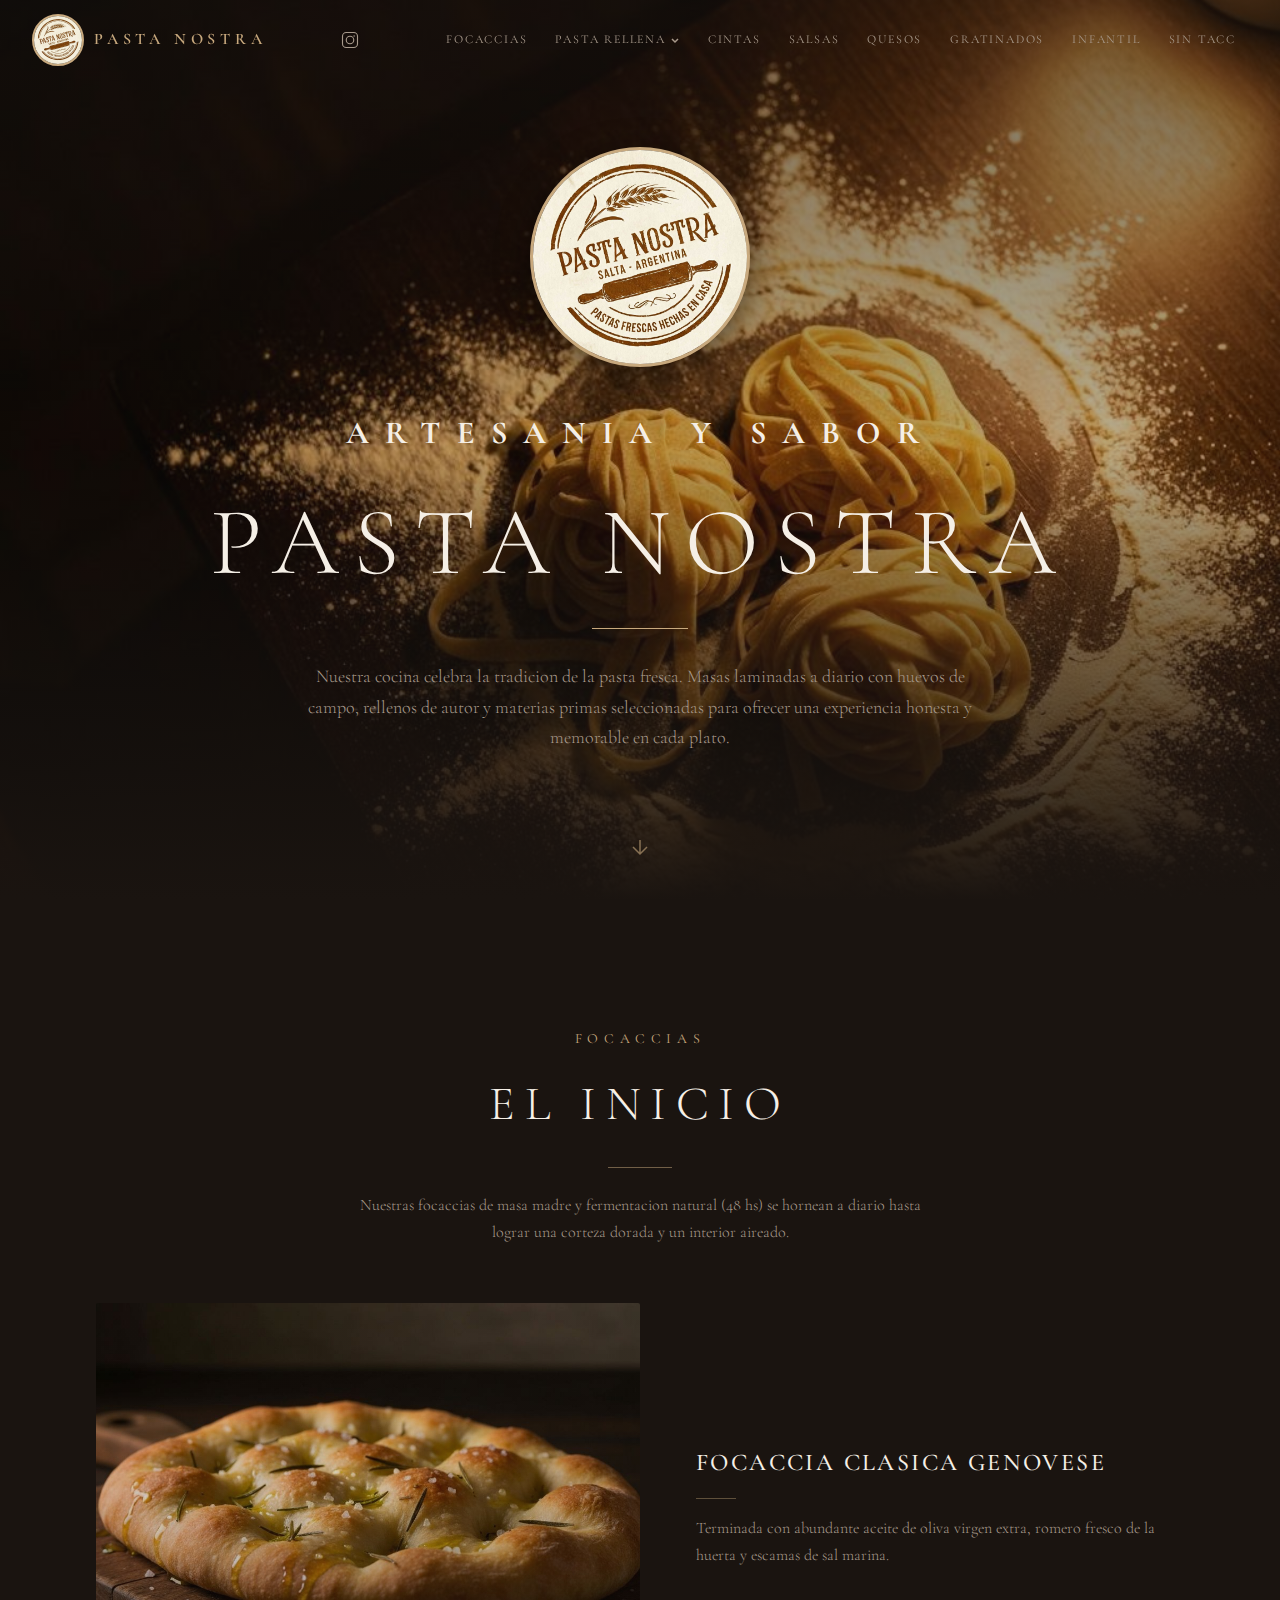
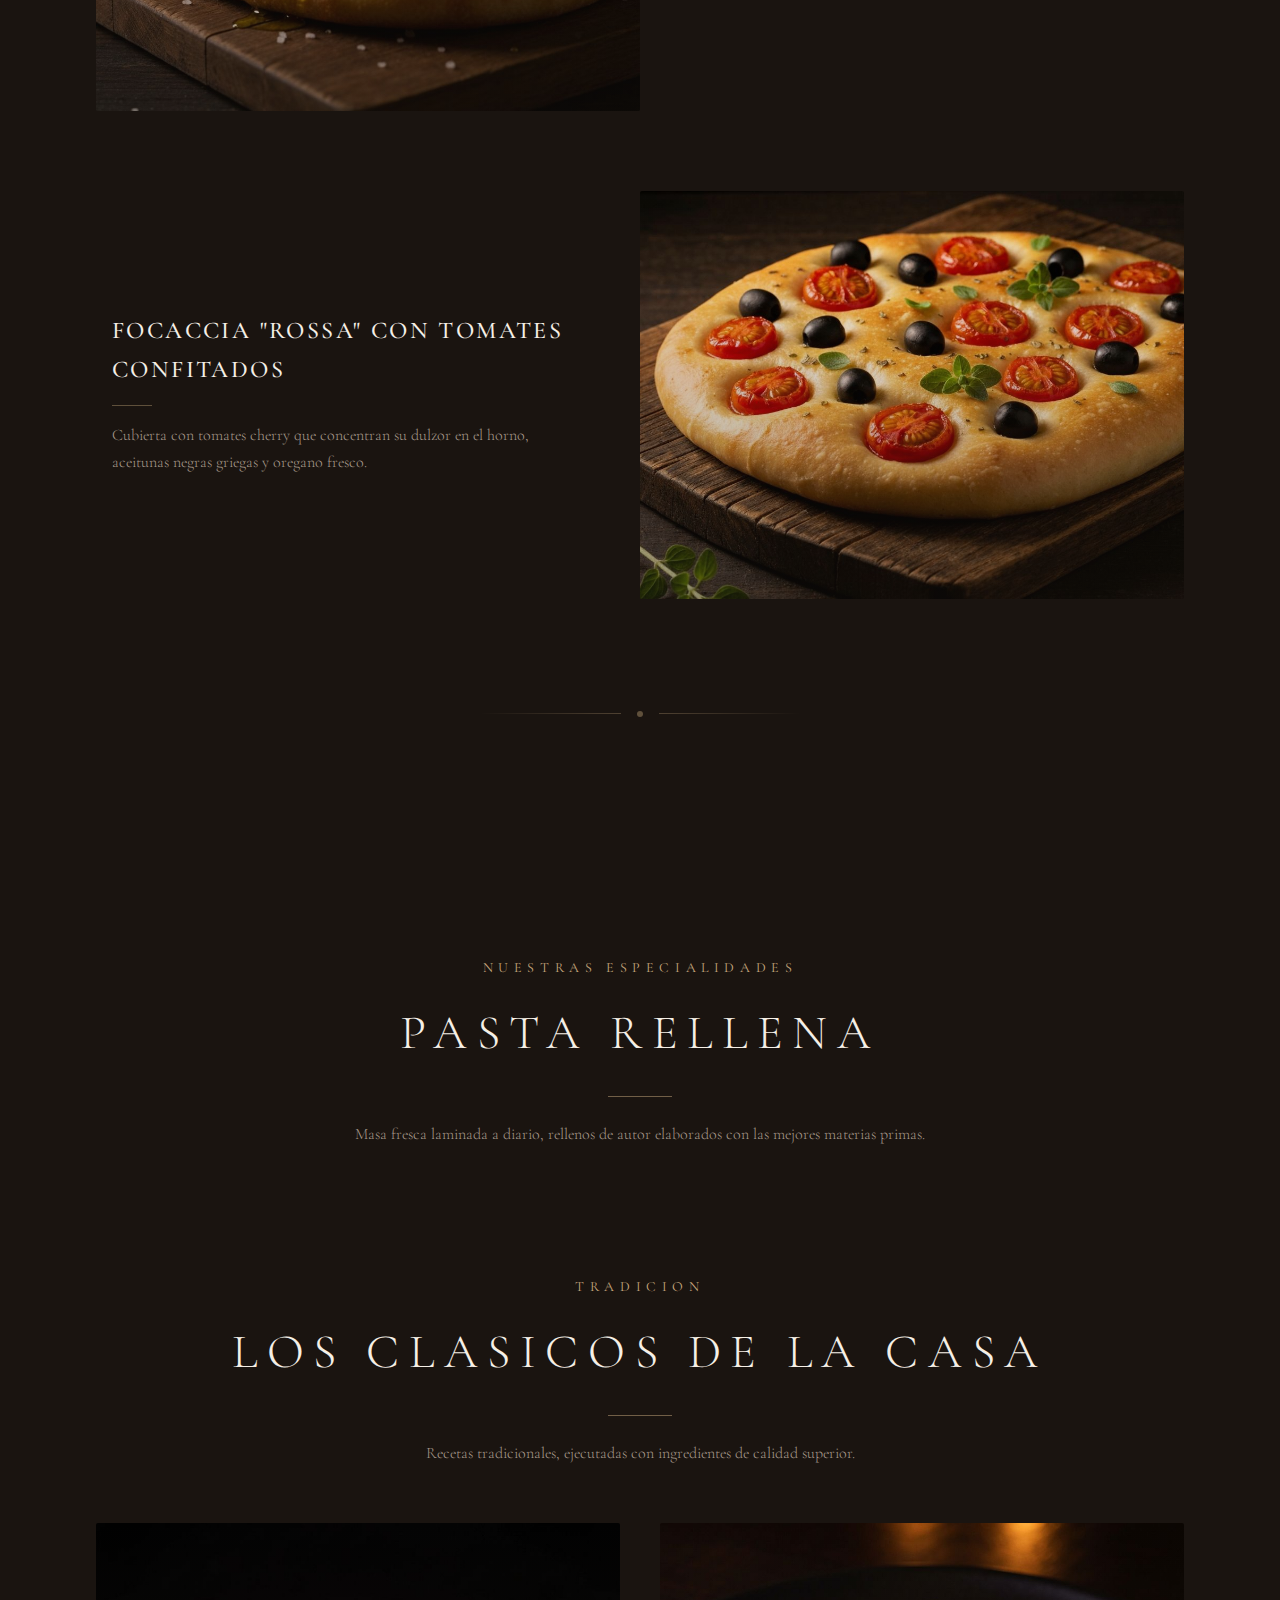
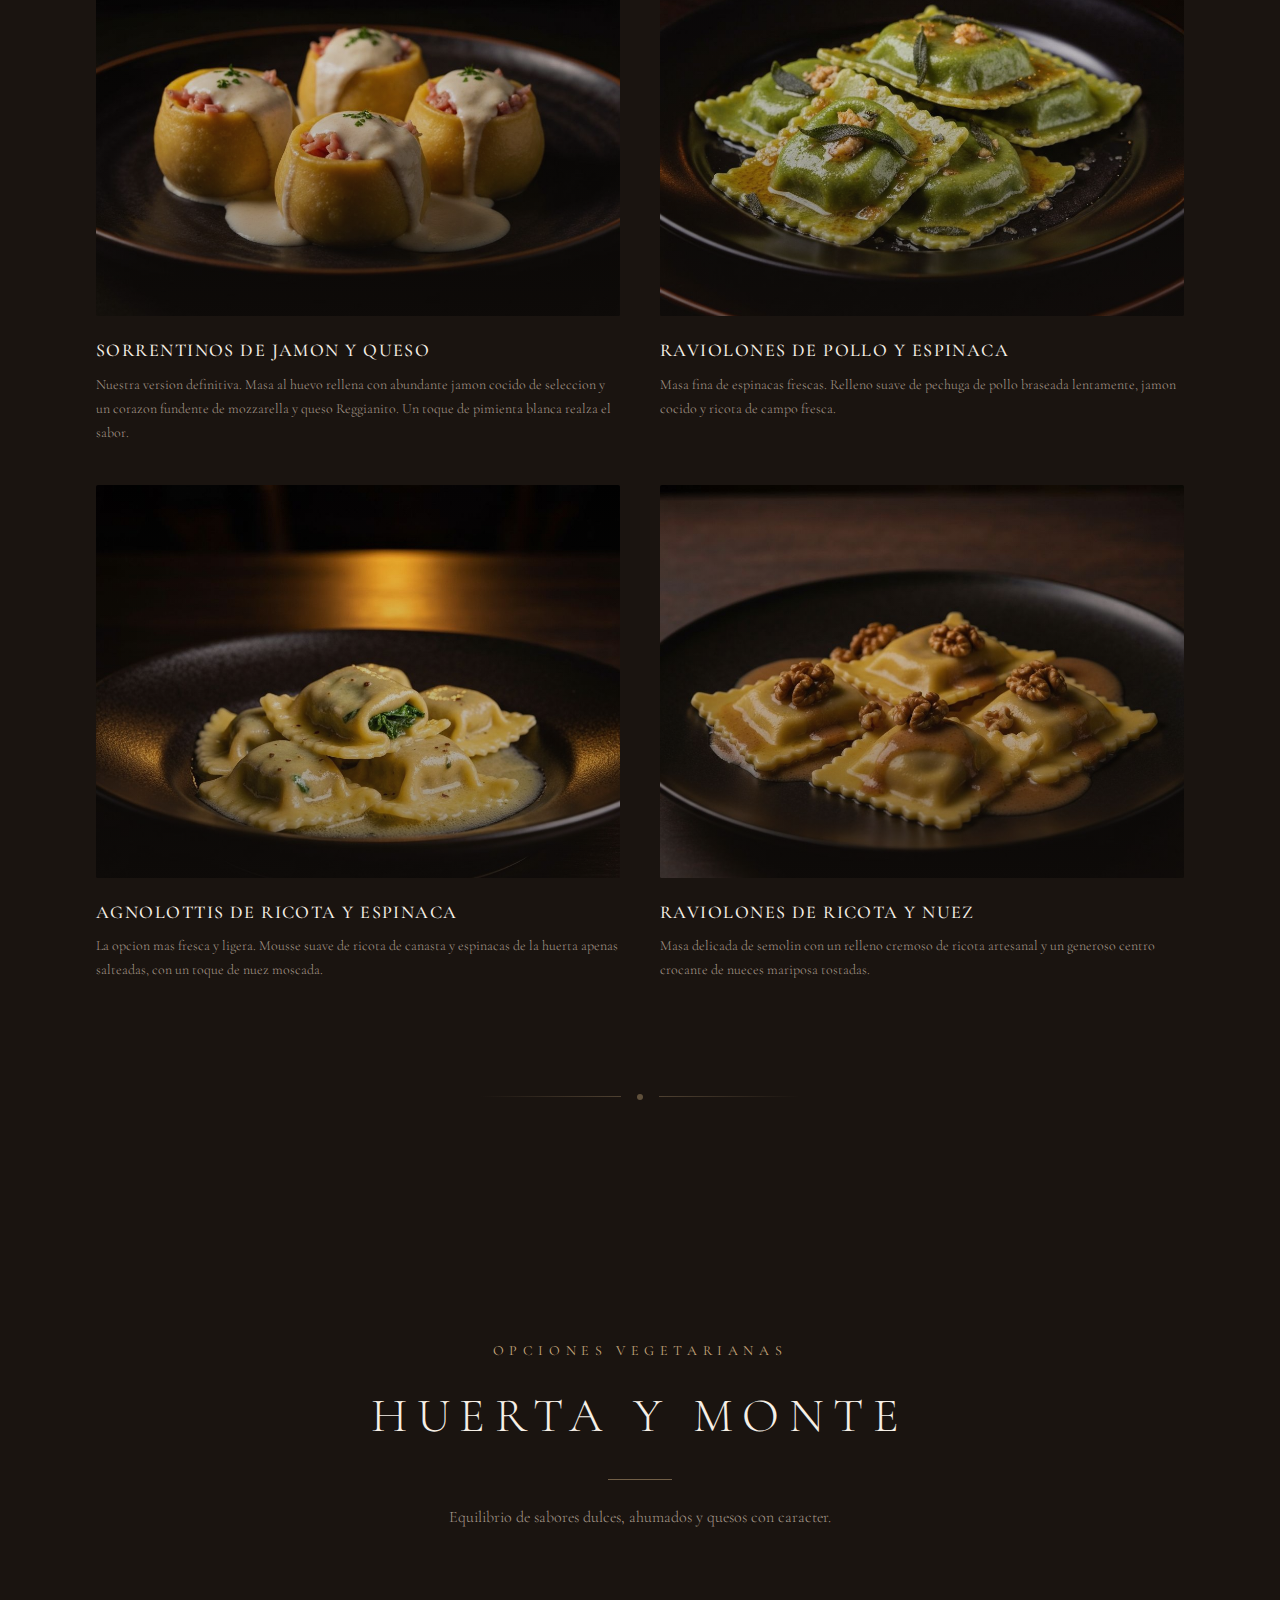
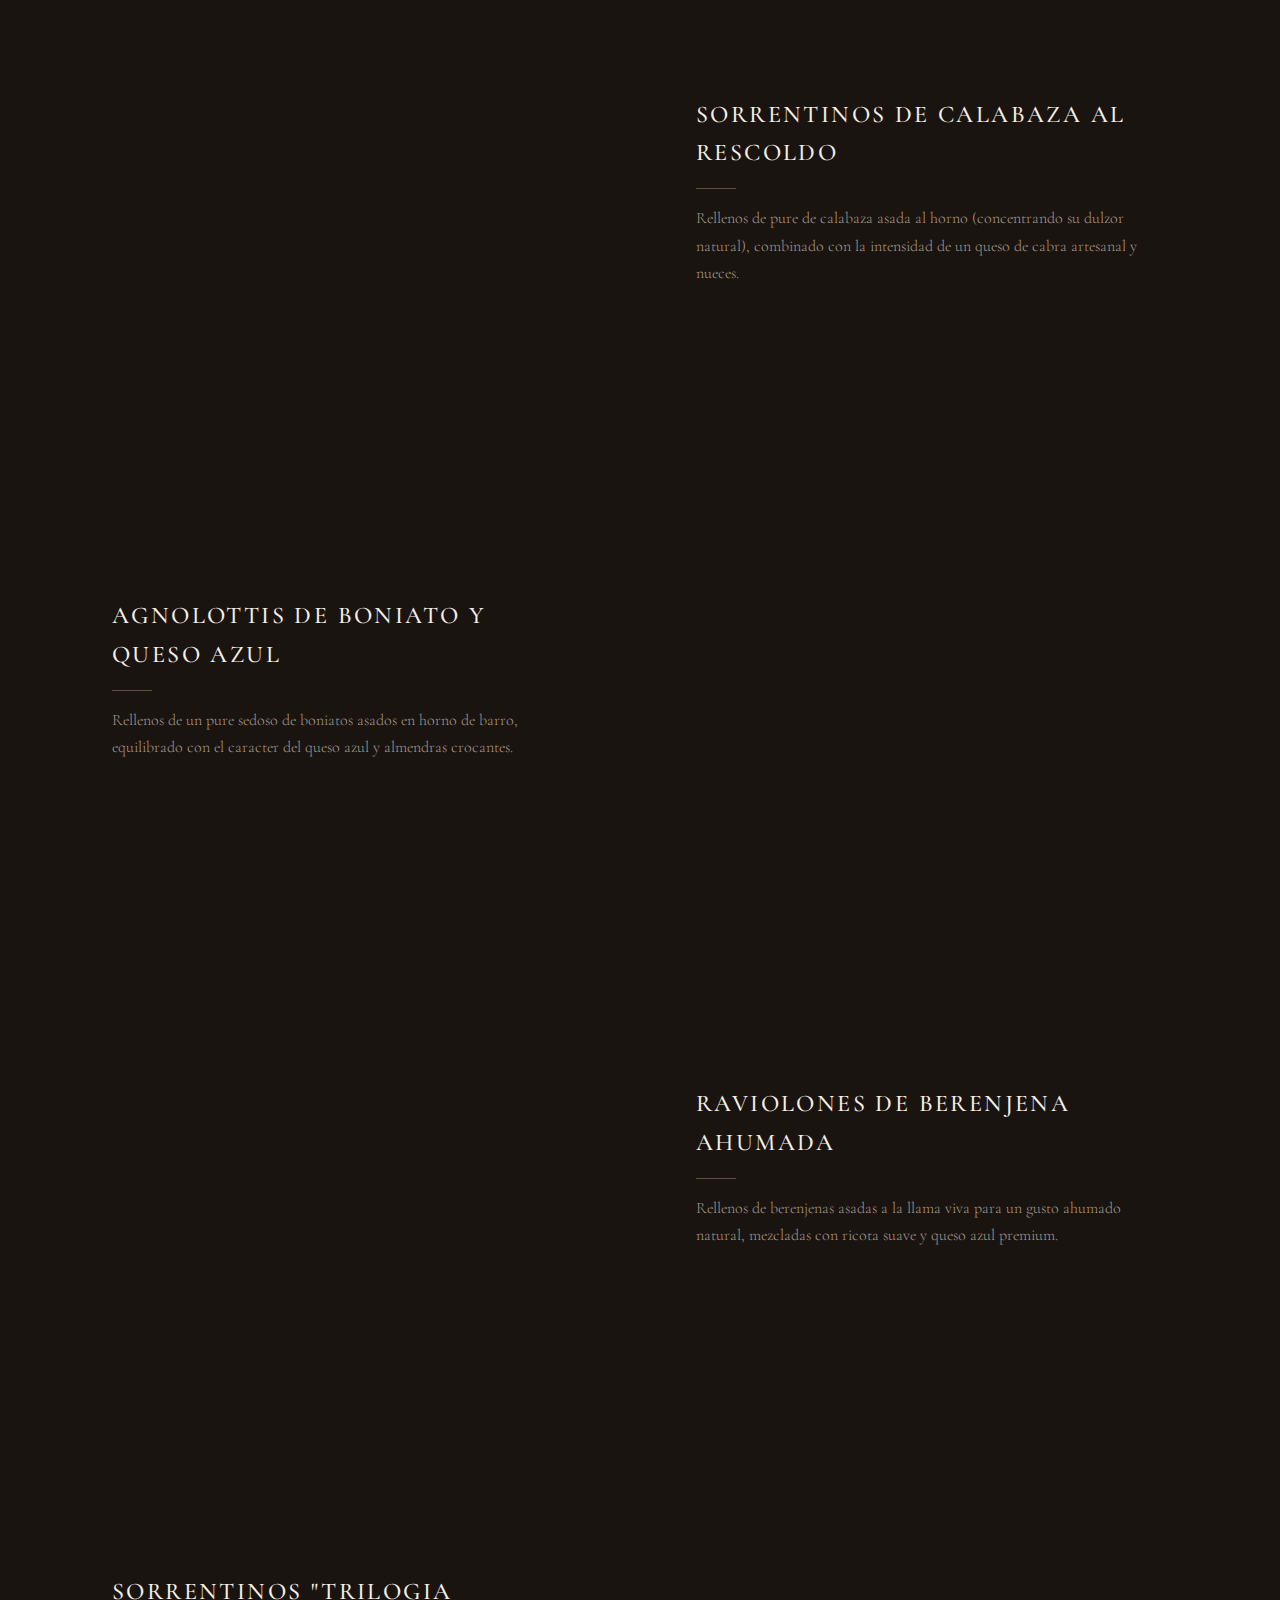
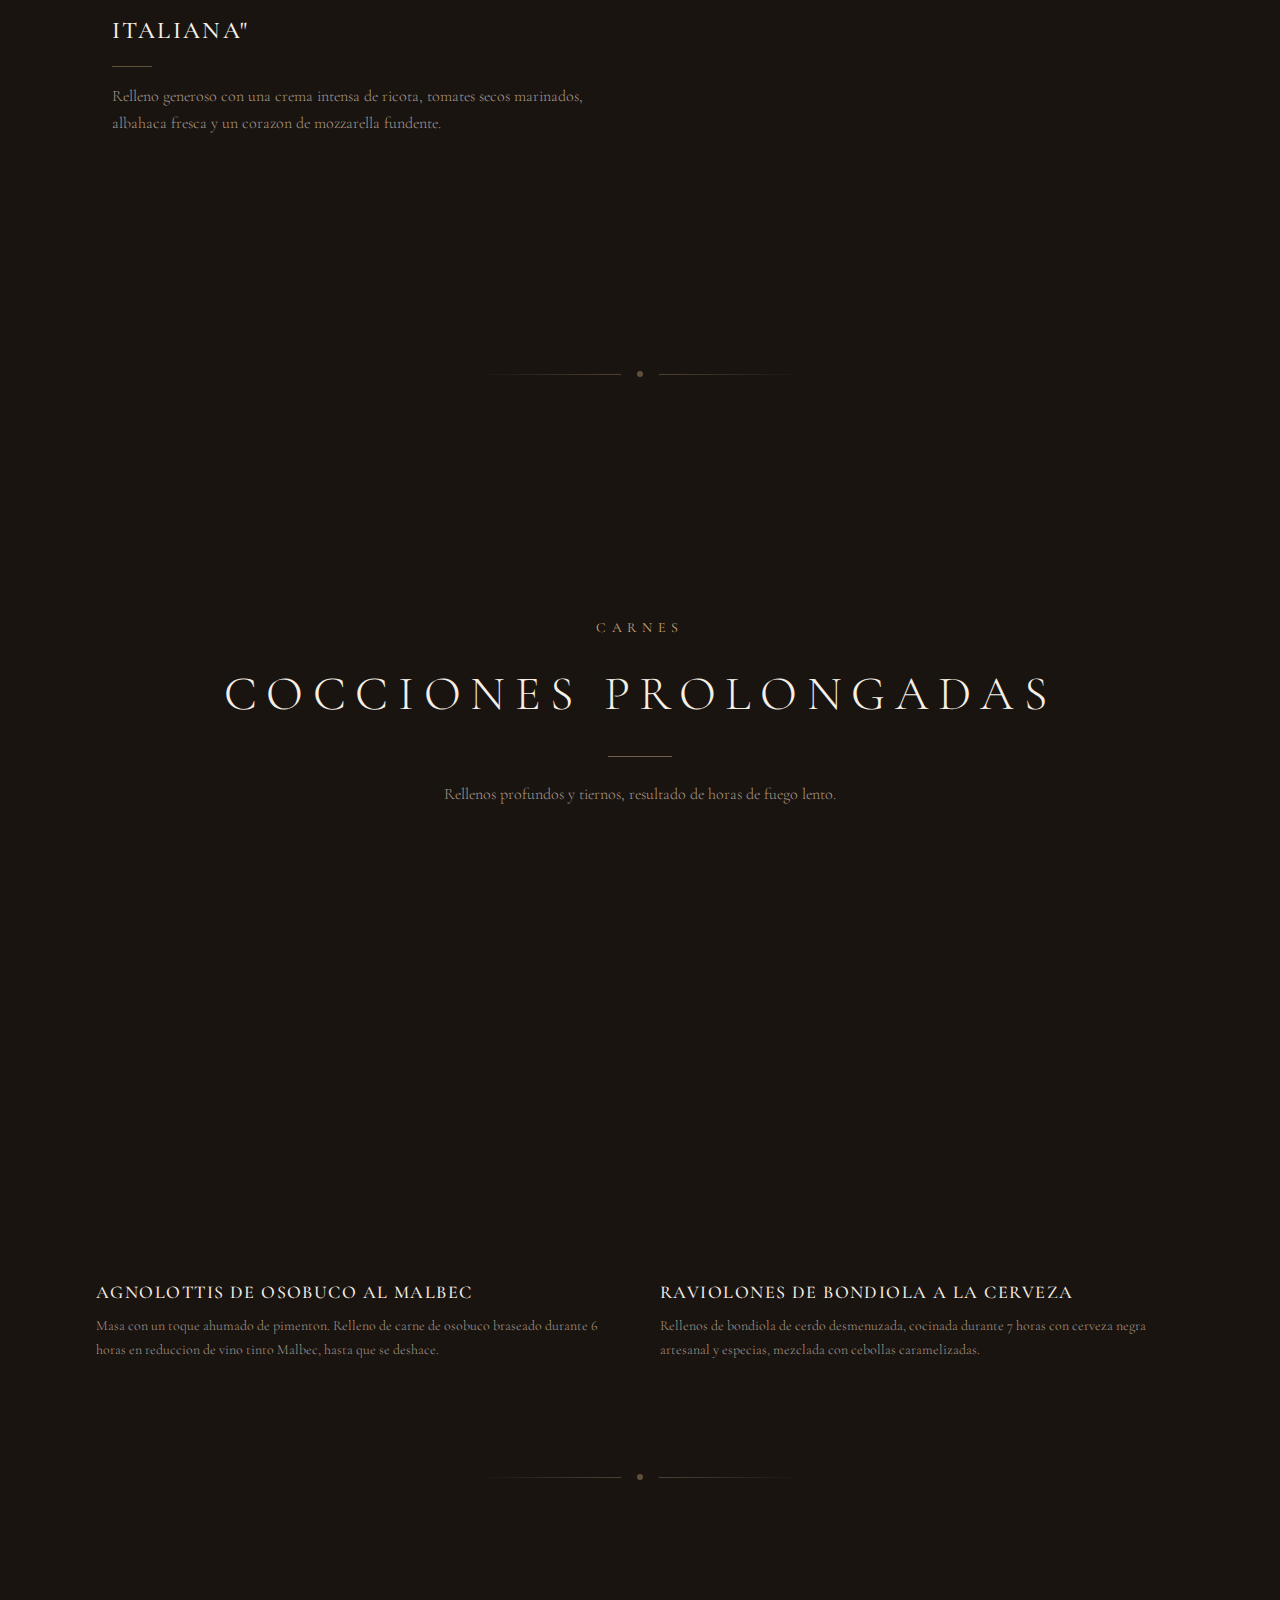
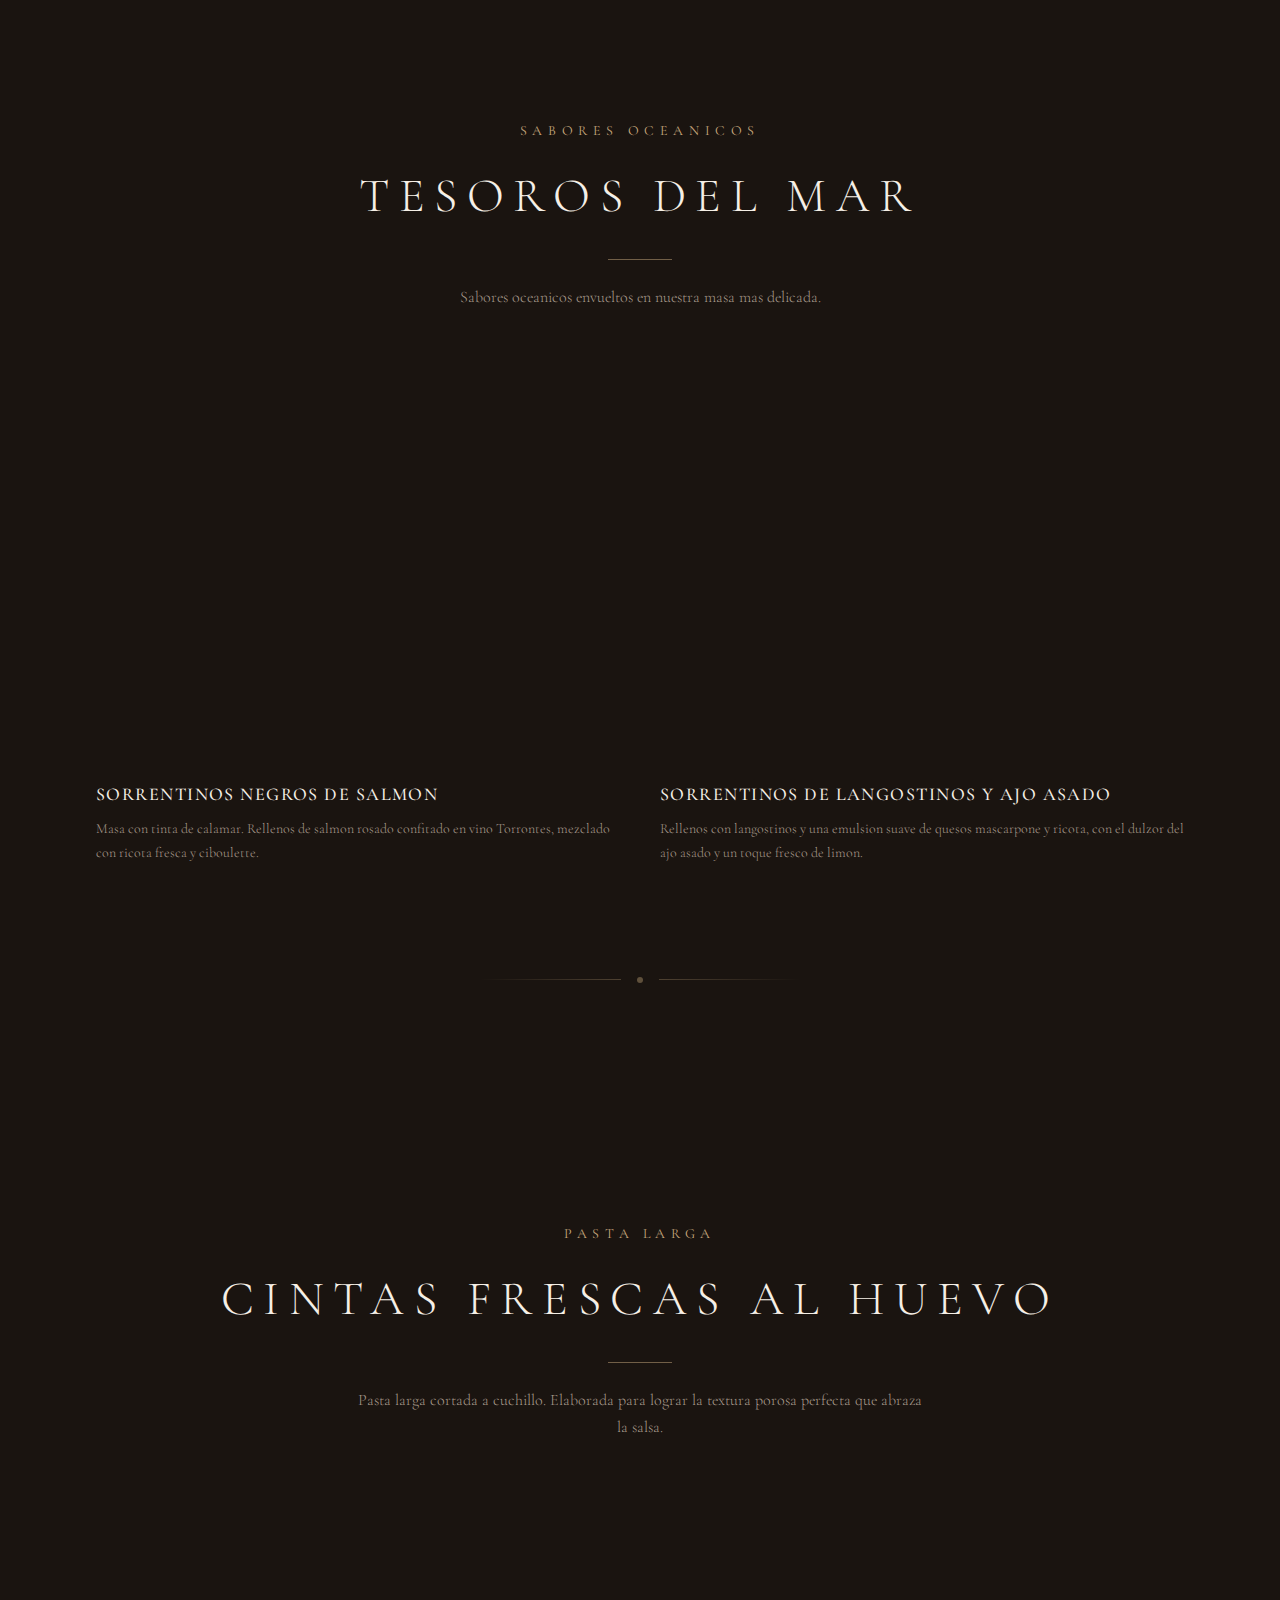
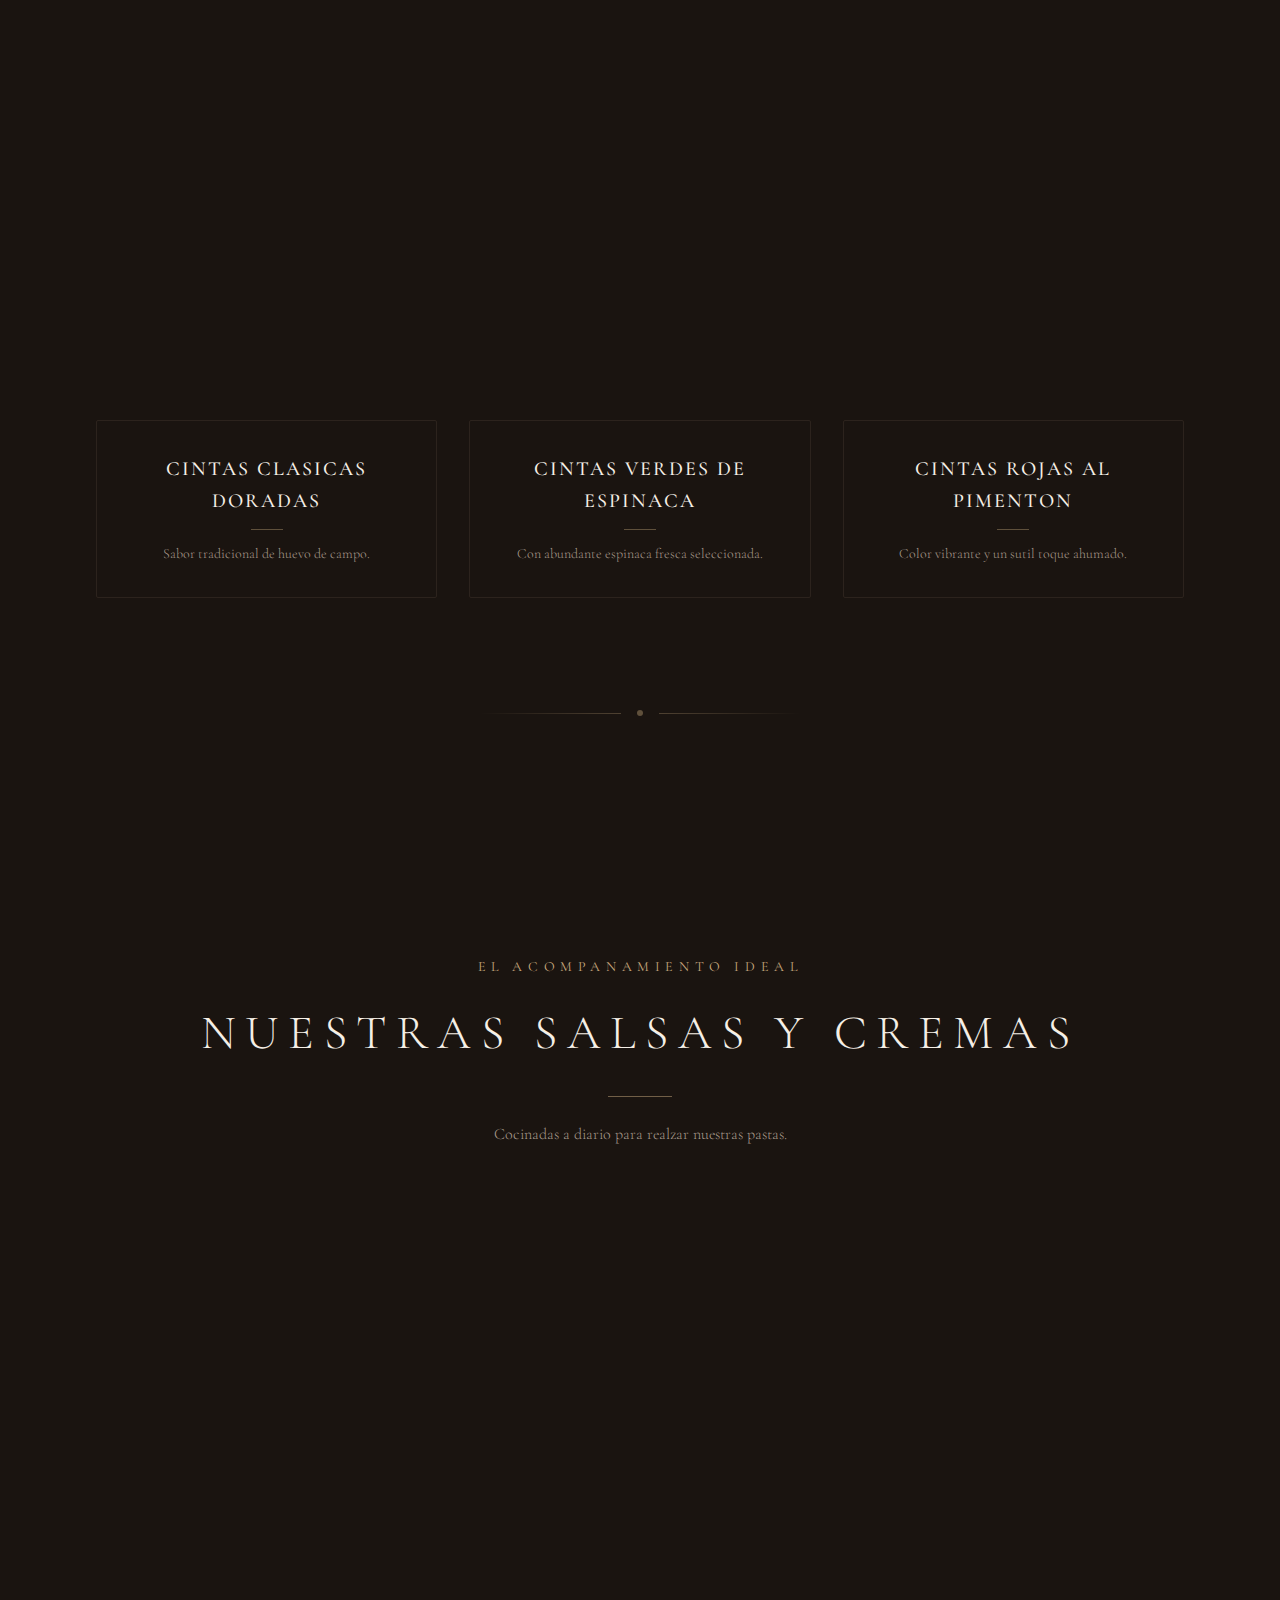
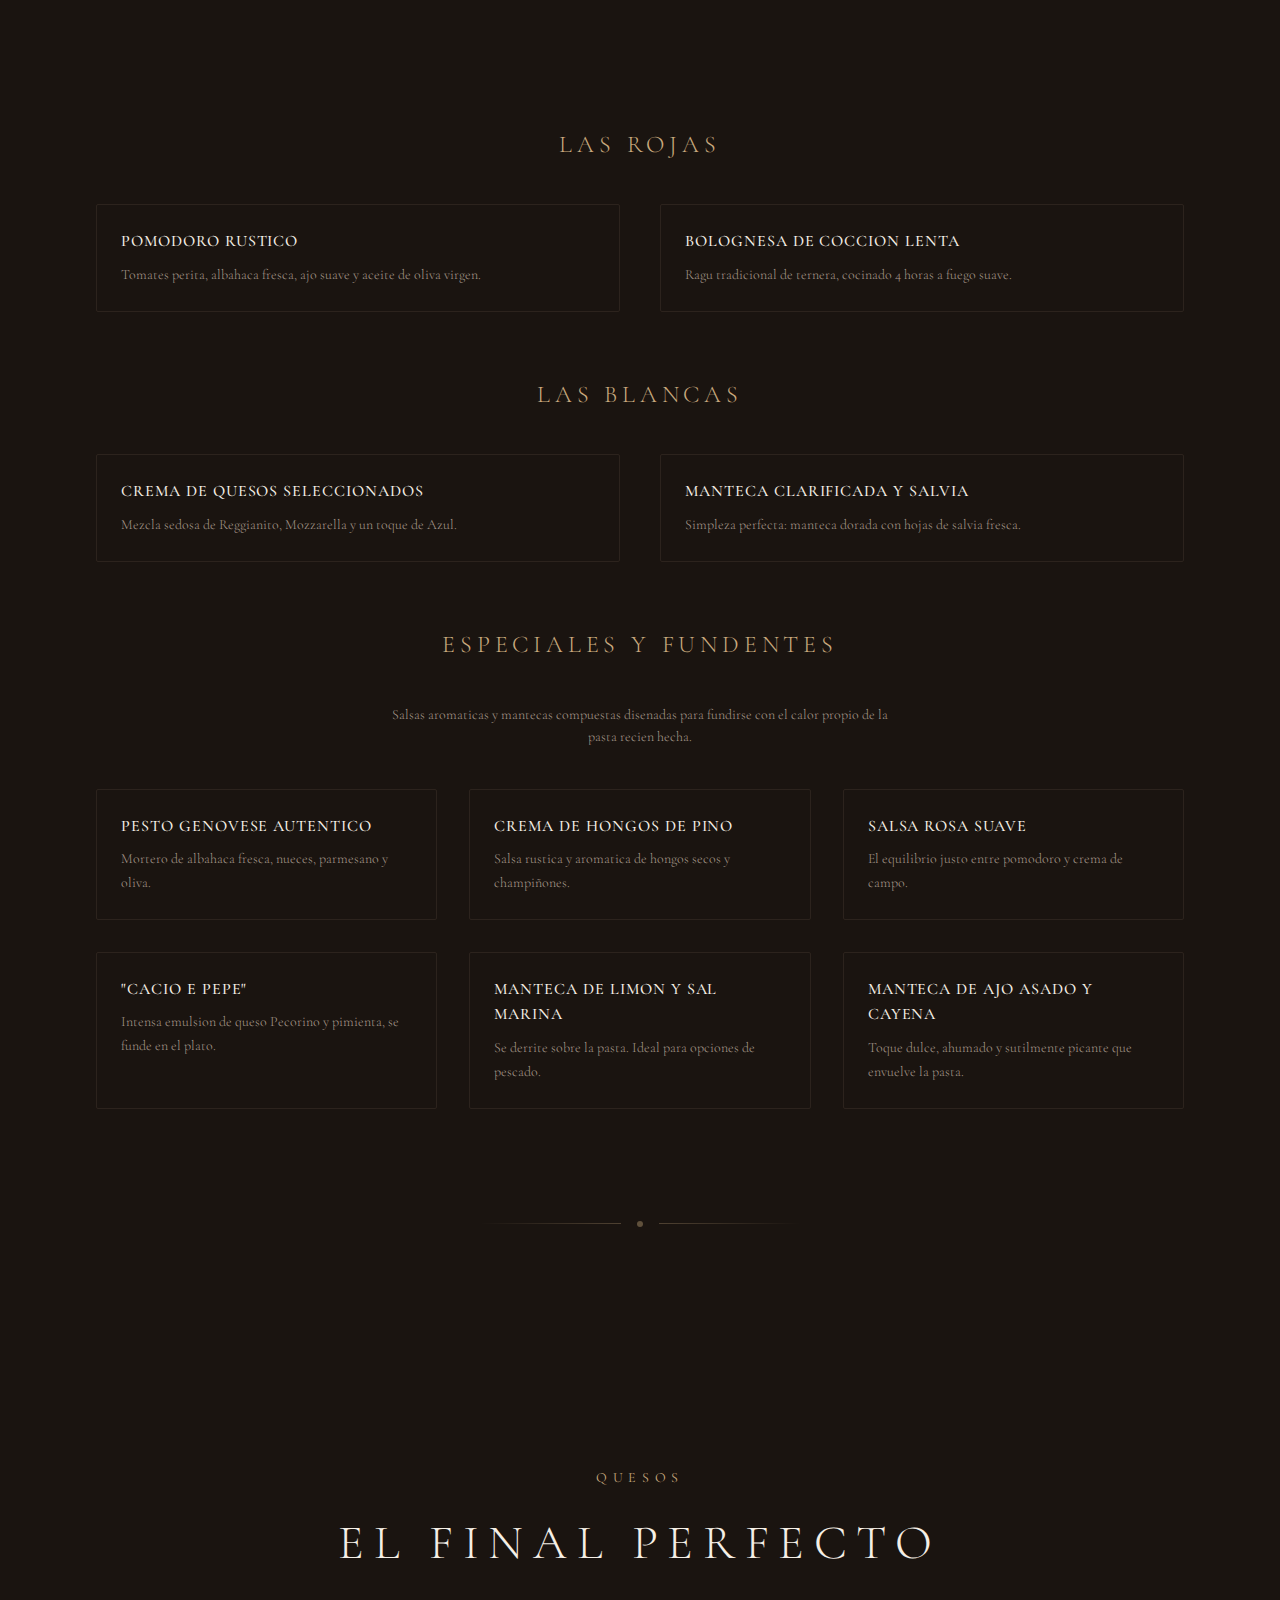
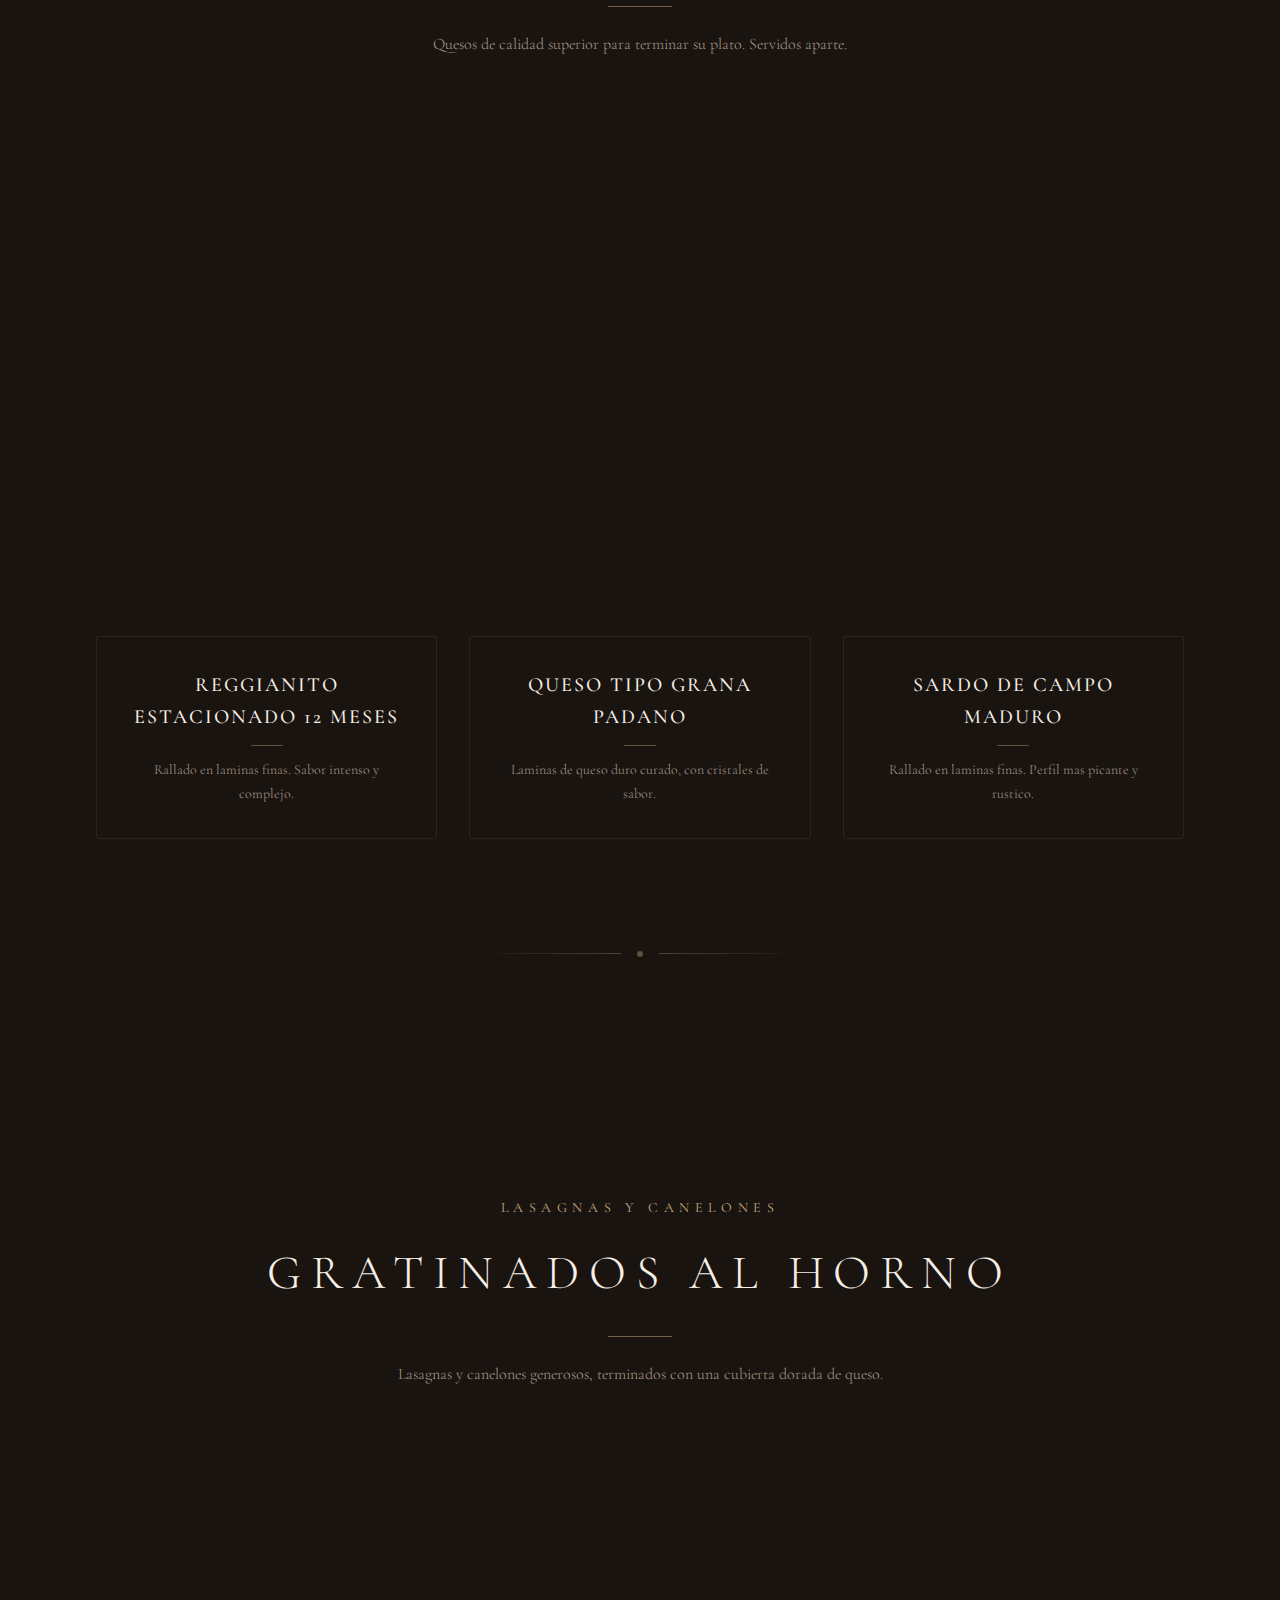
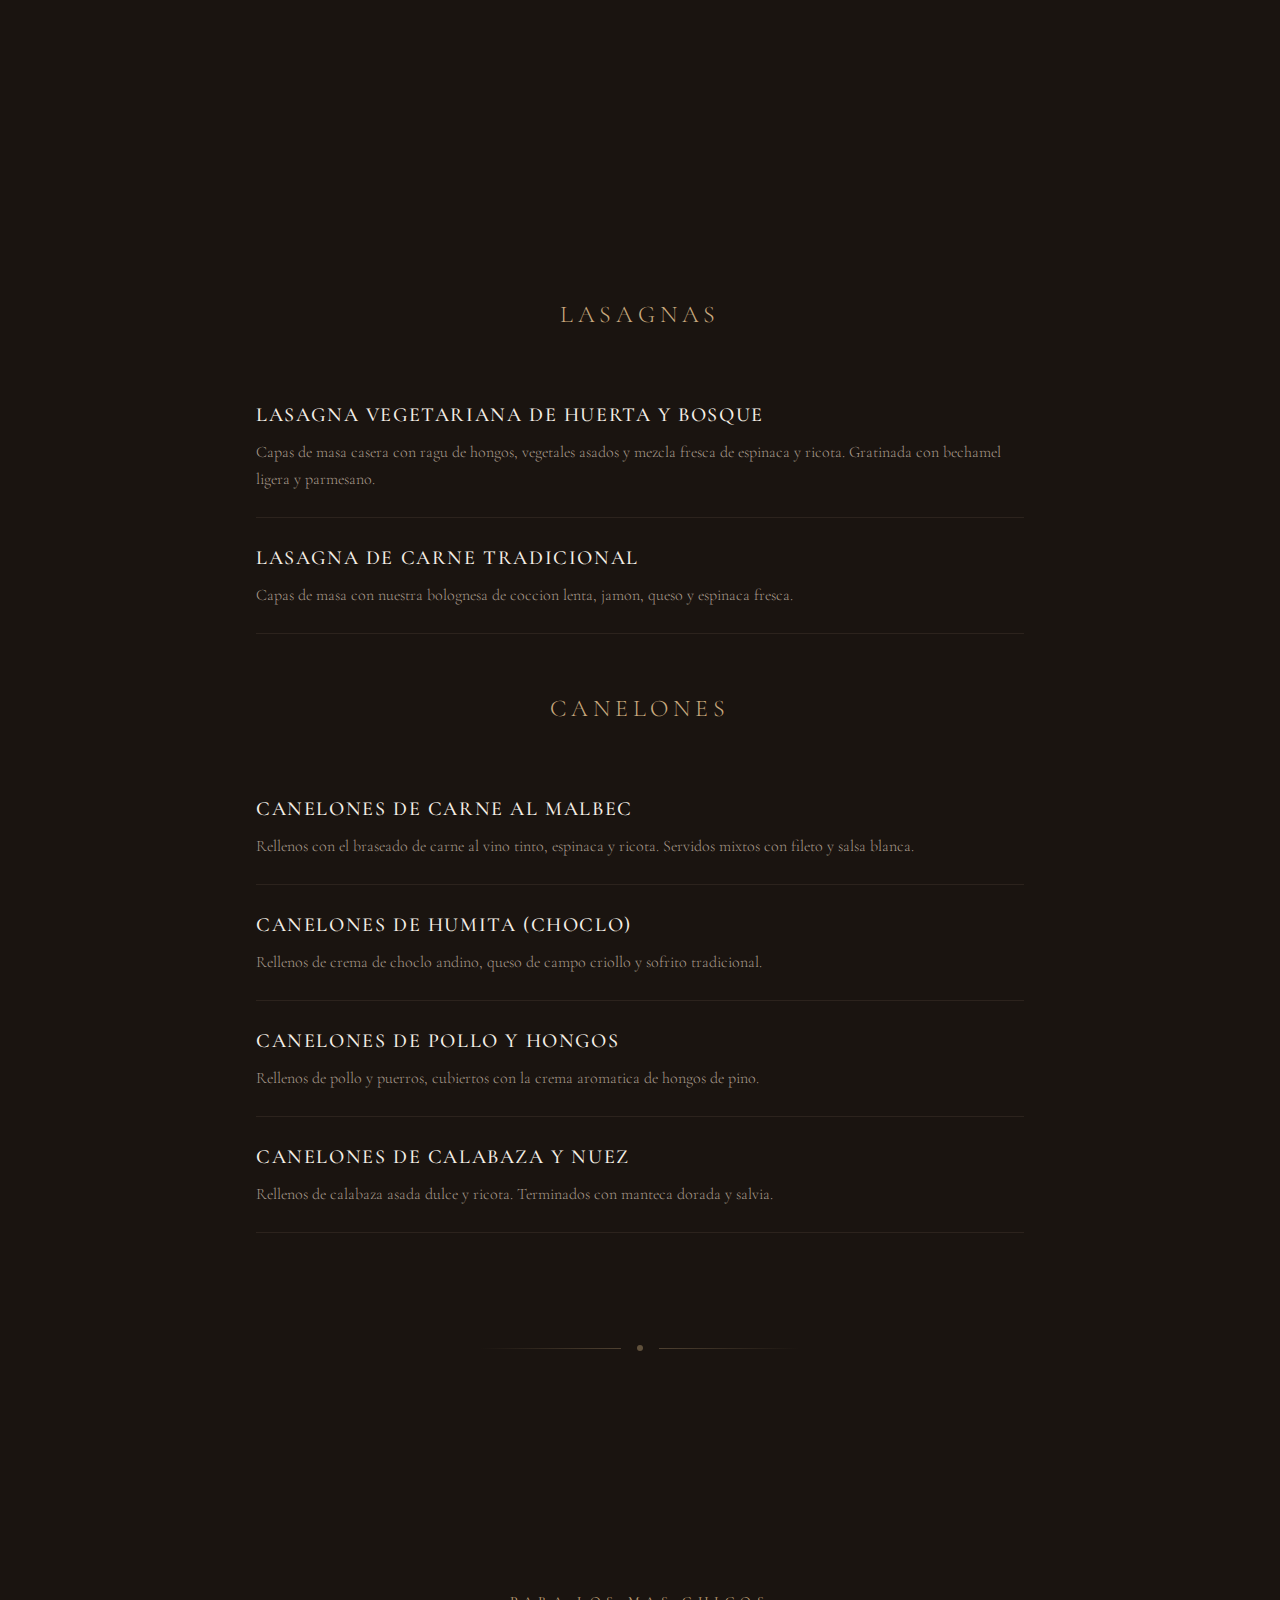
<file: public/carta.html>
<!DOCTYPE html>
<html lang="es">
<head>
  <meta charset="UTF-8">
  <meta name="viewport" content="width=device-width, initial-scale=1.0">
  <meta name="theme-color" content="#1a1410">
  <title>Pasta Nostra - Artesania y Sabor</title>
  <meta name="description" content="Nuestra cocina celebra la tradicion de la pasta fresca. Masas laminadas a diario con huevos de campo, rellenos de autor y materias primas seleccionadas.">
  <link rel="preconnect" href="https://fonts.googleapis.com">
  <link rel="preconnect" href="https://fonts.gstatic.com" crossorigin>
  <link href="https://fonts.googleapis.com/css2?family=Cormorant+Garamond:ital,wght@0,300;0,400;0,500;0,600;0,700;1,300;1,400&display=swap" rel="stylesheet">
  <style>
    /* ======================== RESET ======================== */
    *, *::before, *::after { box-sizing: border-box; margin: 0; padding: 0; }
    html { scroll-behavior: smooth; }
    img { display: block; max-width: 100%; height: auto; }
    button { font: inherit; cursor: pointer; border: none; background: none; }
    a { text-decoration: none; color: inherit; }

    /* ======================== VARIABLES ======================== */
    :root {
      --bg:         #1a1410;
      --bg-card:    #231e18;
      --gold:       #c8a97e;
      --cream:      #f5efe6;
      --muted:      #a89a8c;
      --border:     #3d3229;
      --dark-sec:   #2d2520;
      --font-heading: 'Cormorant Garamond', Georgia, serif;
    }

    /* ======================== BASE ======================== */
    body {
      font-family: var(--font-heading);
      background: var(--bg);
      color: var(--cream);
      line-height: 1.6;
      -webkit-font-smoothing: antialiased;
      overflow-x: hidden;
    }

    .container { max-width: 1152px; margin: 0 auto; padding: 0 16px; }
    @media (min-width: 1024px) { .container { padding: 0 32px; } }

    .sr-only {
      position: absolute; width: 1px; height: 1px;
      padding: 0; margin: -1px; overflow: hidden;
      clip: rect(0,0,0,0); white-space: nowrap; border: 0;
    }

    /* ======================== NAV ======================== */
    .nav {
      position: fixed; top: 0; left: 0; right: 0; z-index: 100;
      transition: background 0.5s, box-shadow 0.5s;
    }
    .nav--scrolled {
      background: rgba(26,20,16,0.95);
      backdrop-filter: blur(12px);
      -webkit-backdrop-filter: blur(12px);
      box-shadow: 0 4px 20px rgba(0,0,0,0.3);
    }
    .nav__inner {
      max-width: 1280px; margin: 0 auto; padding: 0 16px;
      display: flex; align-items: center; justify-content: space-between;
      height: 64px;
    }
    @media (min-width: 1024px) { .nav__inner { height: 80px; padding: 0 32px; } }
    .nav__brand {
      display: flex; align-items: center; gap: 10px;
      color: var(--gold); letter-spacing: 0.3em;
      font-size: 0.875rem; font-weight: 600; text-transform: uppercase;
    }
    .nav__brand-logo { height: 44px; width: 44px; object-fit: cover; border-radius: 50%; border: 2px solid var(--gold); }
    @media (min-width: 1024px) { .nav__brand { font-size: 1rem; } .nav__brand-logo { height: 52px; width: 52px; } }
    .nav__toggle {
      display: block; color: var(--cream); padding: 8px;
    }
    @media (min-width: 1024px) { .nav__toggle { display: none; } }
    .nav__toggle svg { display: block; }
    .nav__desktop {
      display: none; align-items: center; gap: 4px;
    }
    @media (min-width: 1024px) { .nav__desktop { display: flex; } }
    .nav__link {
      padding: 6px 12px; font-size: 0.75rem; letter-spacing: 0.15em;
      text-transform: uppercase; color: var(--muted); border-radius: 4px;
      transition: color 0.3s, background 0.3s;
    }
    .nav__link:hover { color: var(--cream); }
    .nav__link--active { color: var(--gold); background: rgba(200,169,126,0.1); }
    .nav__mobile {
      display: flex; flex-direction: column; gap: 2px;
      max-height: 0; overflow: hidden; transition: max-height 0.4s ease, padding 0.4s ease;
      padding: 0 16px;
    }
    .nav__mobile--open { max-height: 700px; padding: 0 16px 16px; }
    @media (min-width: 1024px) { .nav__mobile { display: none; } }
    .nav__mobile .nav__link {
      text-align: left; padding: 10px 12px;
    }

    /* ======================== NAV GROUPS ======================== */
    .nav__group { position: relative; }
    .nav__group-btn {
      padding: 6px 12px; font-size: 0.75rem; letter-spacing: 0.15em;
      text-transform: uppercase; color: var(--muted); border-radius: 4px;
      transition: color 0.3s, background 0.3s;
      display: flex; align-items: center; gap: 4px;
    }
    .nav__group-btn:hover { color: var(--cream); }
    .nav__group-btn--active { color: var(--gold); background: rgba(200,169,126,0.1); }
    .nav__group-btn svg { width: 10px; height: 10px; transition: transform 0.3s; }
    .nav__group-btn--open svg { transform: rotate(180deg); }
    .nav__dropdown {
      display: none; position: absolute; top: 100%; left: 0; min-width: 180px;
      background: rgba(26,20,16,0.97); backdrop-filter: blur(12px); -webkit-backdrop-filter: blur(12px);
      border: 1px solid var(--border); border-radius: 6px;
      padding: 6px 0; margin-top: 4px;
      box-shadow: 0 8px 24px rgba(0,0,0,0.4);
    }
    .nav__group--open .nav__dropdown { display: block; }
    .nav__dropdown .nav__link {
      display: block; width: 100%; padding: 8px 16px;
      font-size: 0.7rem; letter-spacing: 0.12em;
      text-transform: uppercase; color: var(--muted); border-radius: 0;
      transition: color 0.3s, background 0.3s;
    }
    .nav__dropdown .nav__link:hover { color: var(--cream); background: rgba(200,169,126,0.05); }
    .nav__dropdown .nav__link--active { color: var(--gold); background: rgba(200,169,126,0.1); }

    /* Mobile group styles */
    .nav__mobile-group-label {
      display: flex; align-items: center; justify-content: space-between;
      padding: 10px 12px; font-size: 0.75rem; letter-spacing: 0.15em;
      text-transform: uppercase; color: var(--gold); font-weight: 500;
      border-bottom: 1px solid var(--border);
    }
    .nav__mobile-group-label svg { width: 12px; height: 12px; transition: transform 0.3s; }
    .nav__mobile-group-label--open svg { transform: rotate(180deg); }
    .nav__mobile-sub {
      max-height: 0; overflow: hidden; transition: max-height 0.3s ease;
      display: grid; grid-template-columns: 1fr 1fr; gap: 2px;
      padding-left: 8px;
    }
    .nav__mobile-sub--open { max-height: 300px; }
    .nav__mobile-sub .nav__link {
      font-size: 0.7rem; color: var(--muted); padding: 8px 12px;
    }

    .nav__mobile-divider {
      height: 1px; background: var(--border); margin: 4px 0;
    }

    /* ======================== HERO ======================== */
    .hero {
      position: relative; height: 100vh; min-height: 600px;
      display: flex; align-items: center; justify-content: center; overflow: hidden;
    }
    .hero__img {
      position: absolute; inset: 0; width: 100%; height: 100%; object-fit: cover;
    }
    .hero__overlay {
      position: absolute; inset: 0;
      background: linear-gradient(to bottom, rgba(26,20,16,0.6), rgba(26,20,16,0.3), var(--bg));
    }
    .hero__content {
      position: relative; z-index: 2; text-align: center; padding: 0 16px; max-width: 900px;
    }
    .hero__logo {
      width: 180px; height: 180px; object-fit: cover; margin: 0 auto 32px;
      border-radius: 50%; border: 3px solid var(--gold);
      box-shadow: 0 8px 32px rgba(0,0,0,0.5);
    }
    @media (min-width: 1024px) { .hero__logo { width: 220px; height: 220px; margin-bottom: 40px; } }

    .hero__sub {
      color: FFFBE8; 
      letter-spacing: 0.5em; 
      text-transform: uppercase;
      font-size: 1.5rem; 
      margin-bottom: 24px;
      font-weight: bold;
    }

   @media (min-width: 1024px) { .hero__sub { font-size: 2rem; margin-bottom: 32px; } }
    .hero__title {
      font-size: clamp(3rem, 8vw, 6rem); font-weight: 300;
      letter-spacing: 0.15em; text-transform: uppercase;
      margin-bottom: 24px; line-height: 1.1; text-wrap: balance;
    }
    @media (min-width: 1024px) { .hero__title { margin-bottom: 32px; } }
    .hero__line { width: 96px; height: 1px; background: var(--gold); margin: 0 auto 24px; }
    @media (min-width: 1024px) { .hero__line { margin-bottom: 32px; } }
    .hero__desc {
      color: var(--muted); font-size: 1rem; max-width: 700px;
      margin: 0 auto; font-weight: 300; line-height: 1.7; text-wrap: pretty;
    }
    @media (min-width: 1024px) { .hero__desc { font-size: 1.125rem; } }
    .hero__arrow {
      position: absolute; bottom: 32px; left: 50%; transform: translateX(-50%);
      animation: bounce 2s infinite;
    }
    @keyframes bounce {
      0%, 100% { transform: translateX(-50%) translateY(0); }
      50% { transform: translateX(-50%) translateY(-10px); }
    }

    /* ======================== SECTION HEADER ======================== */
    .section-header {
      padding-top: 96px; padding-bottom: 40px; text-align: center;
      scroll-margin-top: 80px;
    }
    @media (min-width: 1024px) { .section-header { padding-top: 128px; padding-bottom: 56px; } }
    .section-header__sub {
      color: var(--gold); letter-spacing: 0.4em; text-transform: uppercase;
      font-size: 0.75rem; margin-bottom: 12px;
    }
    @media (min-width: 1024px) { .section-header__sub { font-size: 0.875rem; margin-bottom: 16px; } }
    .section-header__title {
      font-size: clamp(1.875rem, 4vw, 3rem); font-weight: 300;
      letter-spacing: 0.2em; text-transform: uppercase;
      margin-bottom: 16px; text-wrap: balance;
    }
    @media (min-width: 1024px) { .section-header__title { margin-bottom: 24px; } }
    .section-header__line { width: 64px; height: 1px; background: rgba(200,169,126,0.5); margin: 0 auto 16px; }
    @media (min-width: 1024px) { .section-header__line { margin-bottom: 24px; } }
    .section-header__desc {
      color: var(--muted); font-size: 0.875rem; max-width: 580px;
      margin: 0 auto; font-weight: 300; line-height: 1.7; text-wrap: pretty;
    }
    @media (min-width: 1024px) { .section-header__desc { font-size: 1rem; } }

    /* ======================== DISH CARD (Alternating L/R) ======================== */
    .dish-alt {
      display: flex; flex-direction: column; gap: 24px; align-items: center;
    }
    @media (min-width: 1024px) {
      .dish-alt { flex-direction: row; gap: 40px; }
      .dish-alt--right { flex-direction: row-reverse; }
    }
    .dish-alt__img-wrap {
      width: 100%; overflow: hidden; border-radius: 2px; flex-shrink: 0;
    }
    @media (min-width: 1024px) { .dish-alt__img-wrap { width: 50%; } }
    .dish-alt__img-inner {
      position: relative; padding-top: 75%; overflow: hidden;
    }
    .dish-alt__img {
      position: absolute; inset: 0; width: 100%; height: 100%; object-fit: cover;
      transition: transform 0.7s;
    }
    .dish-alt:hover .dish-alt__img { transform: scale(1.05); }
    .dish-alt__img-grad {
      position: absolute; inset: 0;
      background: linear-gradient(to top, rgba(26,20,16,0.4), transparent);
    }
    .dish-alt__text { width: 100%; padding: 0 8px; }
    @media (min-width: 1024px) { .dish-alt__text { width: 50%; padding: 0 16px; } }
    .dish-alt__name {
      font-size: 1.25rem; font-weight: 500; letter-spacing: 0.1em;
      text-transform: uppercase; margin-bottom: 12px;
    }
    @media (min-width: 1024px) { .dish-alt__name { font-size: 1.5rem; margin-bottom: 16px; } }
    .dish-alt__line { width: 40px; height: 1px; background: rgba(200,169,126,0.4); margin-bottom: 12px; }
    @media (min-width: 1024px) { .dish-alt__line { margin-bottom: 16px; } }
    .dish-alt__desc {
      color: var(--muted); font-size: 0.875rem; font-weight: 300; line-height: 1.7;
    }
    @media (min-width: 1024px) { .dish-alt__desc { font-size: 1rem; } }

    /* ======================== DISH CARD GRID ======================== */
    .grid-2 {
      display: grid; grid-template-columns: 1fr; gap: 32px;
    }
    @media (min-width: 768px) { .grid-2 { grid-template-columns: 1fr 1fr; gap: 40px; } }
    .grid-3 {
      display: grid; grid-template-columns: 1fr; gap: 24px;
    }
    @media (min-width: 768px) { .grid-3 { grid-template-columns: 1fr 1fr 1fr; gap: 32px; } }
    .grid-s3 {
      display: grid; grid-template-columns: 1fr; gap: 24px;
    }
    @media (min-width: 640px) { .grid-s3 { grid-template-columns: 1fr 1fr; } }
    @media (min-width: 1024px) { .grid-s3 { grid-template-columns: 1fr 1fr 1fr; gap: 32px; } }

    .dish-grid__img-wrap {
      overflow: hidden; border-radius: 2px; margin-bottom: 16px;
    }
    @media (min-width: 1024px) { .dish-grid__img-wrap { margin-bottom: 20px; } }
    .dish-grid__img-inner {
      position: relative; padding-top: 75%; overflow: hidden;
    }
    .dish-grid__img {
      position: absolute; inset: 0; width: 100%; height: 100%; object-fit: cover;
      transition: transform 0.7s;
    }
    .dish-grid:hover .dish-grid__img { transform: scale(1.05); }
    .dish-grid__img-grad {
      position: absolute; inset: 0;
      background: linear-gradient(to top, rgba(26,20,16,0.5), transparent);
    }
    .dish-grid__name {
      font-size: 1rem; font-weight: 500; letter-spacing: 0.08em;
      text-transform: uppercase; margin-bottom: 8px;
      transition: color 0.3s;
    }
    @media (min-width: 1024px) { .dish-grid__name { font-size: 1.125rem; } }
    .dish-grid:hover .dish-grid__name { color: var(--gold); }
    .dish-grid__desc {
      color: var(--muted); font-size: 0.75rem; font-weight: 300; line-height: 1.7;
    }
    @media (min-width: 1024px) { .dish-grid__desc { font-size: 0.875rem; } }

    /* ======================== COMPACT DISH ======================== */
    .dish-compact {
      padding: 20px 0; border-bottom: 1px solid rgba(61,50,41,0.5);
    }
    @media (min-width: 1024px) { .dish-compact { padding: 24px 0; } }
    .dish-compact__name {
      font-size: 1.125rem; font-weight: 500; letter-spacing: 0.08em;
      text-transform: uppercase; margin-bottom: 8px;
      transition: color 0.3s;
    }
    @media (min-width: 1024px) { .dish-compact__name { font-size: 1.25rem; } }
    .dish-compact:hover .dish-compact__name { color: var(--gold); }
    .dish-compact__desc {
      color: var(--muted); font-size: 0.875rem; font-weight: 300; line-height: 1.7;
    }
    @media (min-width: 1024px) { .dish-compact__desc { font-size: 1rem; } }

    /* ======================== PANORAMIC IMAGE ======================== */
    .panoramic {
      position: relative; overflow: hidden; border-radius: 2px;
      margin-bottom: 40px;
    }
    @media (min-width: 1024px) { .panoramic { margin-bottom: 56px; } }
    .panoramic__inner { position: relative; padding-top: 42.85%; /* ~21:9 */ }
    .panoramic__img {
      position: absolute; inset: 0; width: 100%; height: 100%; object-fit: cover;
    }
    .panoramic__grad {
      position: absolute; inset: 0;
      background: linear-gradient(to top, rgba(26,20,16,0.7), transparent);
    }

    /* ======================== BORDERED CARD ======================== */
    .card-border {
      text-align: center; padding: 24px;
      border: 1px solid rgba(61,50,41,0.5); border-radius: 2px;
    }
    @media (min-width: 1024px) { .card-border { padding: 32px; } }
    .card-border__title {
      font-size: 1.125rem; font-weight: 500; letter-spacing: 0.1em;
      text-transform: uppercase; margin-bottom: 12px;
    }
    @media (min-width: 1024px) { .card-border__title { font-size: 1.25rem; } }
    .card-border__line { width: 32px; height: 1px; background: rgba(200,169,126,0.4); margin: 0 auto 12px; }
    .card-border__desc {
      color: var(--muted); font-size: 0.875rem; font-weight: 300; line-height: 1.7;
    }

    /* ======================== SAUCE SUB-CARD ======================== */
    .sauce-card {
      padding: 20px; border: 1px solid rgba(61,50,41,0.5);
      border-radius: 2px; transition: border-color 0.3s;
    }
    @media (min-width: 1024px) { .sauce-card { padding: 24px; } }
    .sauce-card:hover { border-color: rgba(200,169,126,0.3); }
    .sauce-card__name {
      font-size: 1rem; font-weight: 500; letter-spacing: 0.06em;
      text-transform: uppercase; margin-bottom: 8px;
    }
    .sauce-card__desc {
      color: var(--muted); font-size: 0.875rem; font-weight: 300; line-height: 1.7;
    }

    /* Sauce category header */
    .sauce-cat {
      text-align: center; font-size: 1.25rem; color: var(--gold);
      font-weight: 300; letter-spacing: 0.2em; text-transform: uppercase;
      margin-bottom: 32px;
    }
    @media (min-width: 1024px) { .sauce-cat { font-size: 1.5rem; margin-bottom: 40px; } }
    .sauce-intro {
      text-align: center; color: var(--muted); font-size: 0.875rem;
      font-weight: 300; margin-bottom: 32px; max-width: 520px; margin-left: auto; margin-right: auto;
    }
    @media (min-width: 1024px) { .sauce-intro { margin-bottom: 40px; } }

    /* ======================== TWO-COL LAYOUT ======================== */
    .two-col {
      display: grid; grid-template-columns: 1fr; gap: 32px;
    }
    @media (min-width: 1024px) { .two-col { grid-template-columns: 1fr 1fr; gap: 48px; } }
    .two-col--start { align-items: start; }
    .two-col--center { align-items: center; }

    /* ======================== DIVIDER ======================== */
    .divider {
      max-width: 320px; margin: 80px auto; display: flex; align-items: center; gap: 16px;
    }
    @media (min-width: 1024px) { .divider { margin: 112px auto; } }
    .divider__line-l {
      flex: 1; height: 1px;
      background: linear-gradient(to right, transparent, rgba(200,169,126,0.3));
    }
    .divider__dot {
      width: 6px; height: 6px; border-radius: 50%;
      background: rgba(200,169,126,0.4);
    }
    .divider__line-r {
      flex: 1; height: 1px;
      background: linear-gradient(to left, transparent, rgba(200,169,126,0.3));
    }

    /* ======================== SPACER ======================== */
    .gap-col { display: flex; flex-direction: column; gap: 64px; }
    @media (min-width: 1024px) { .gap-col { gap: 80px; } }
    .mb-section { margin-bottom: 48px; }
    @media (min-width: 1024px) { .mb-section { margin-bottom: 64px; } }
    .spacer-40 { height: 40px; }
    @media (min-width: 1024px) { .spacer-40 { height: 56px; } }

    /* Sin TACC subtitle */
    .tacc-sub {
      font-size: 1.125rem; color: var(--gold); font-weight: 300;
      letter-spacing: 0.15em; text-transform: uppercase; margin-bottom: 24px;
    }
    @media (min-width: 1024px) { .tacc-sub { font-size: 1.25rem; } }
    .tacc-salsas {
      margin-top: 32px;
    }
    @media (min-width: 1024px) { .tacc-salsas { margin-top: 40px; } }
    .tacc-salsas__title {
      font-size: 1.125rem; color: var(--gold); font-weight: 300;
      letter-spacing: 0.15em; text-transform: uppercase; margin-bottom: 16px;
    }
    @media (min-width: 1024px) { .tacc-salsas__title { font-size: 1.25rem; } }
    .tacc-salsas__text {
      color: var(--muted); font-size: 0.875rem; font-weight: 300; line-height: 1.7;
    }
    .tacc-salsas__text span { color: var(--cream); }

    /* ======================== FOOTER ======================== */
    .footer {
      margin-top: 96px; padding-bottom: 48px; text-align: center; padding-left: 16px; padding-right: 16px;
    }
    @media (min-width: 1024px) { .footer { margin-top: 128px; padding-bottom: 64px; } }
    .footer__sub {
      color: var(--gold); letter-spacing: 0.4em; text-transform: uppercase;
      font-size: 0.75rem; margin-bottom: 12px;
    }
    .footer__title {
      font-size: 1.875rem; font-weight: 300; letter-spacing: 0.15em;
      text-transform: uppercase; margin-bottom: 16px;
    }
    @media (min-width: 1024px) { .footer__title { font-size: 2.25rem; } }
    .footer__desc {
      color: var(--muted); font-size: 0.875rem; font-weight: 300;
    }
    .footer__ig {
      display: inline-flex; align-items: center; gap: 8px;
      margin-top: 20px; color: var(--muted); font-size: 0.8rem;
      letter-spacing: 0.1em; text-decoration: none;
      transition: color 0.3s;
    }
    .footer__ig:hover { color: var(--gold); }
    .footer__ig svg { width: 20px; height: 20px; }

    /* Nav Instagram icon */
    .nav__ig {
      display: flex; align-items: center; justify-content: center;
      color: var(--muted); transition: color 0.3s; padding: 4px;
    }
    .nav__ig:hover { color: var(--gold); }
    .nav__ig svg { width: 18px; height: 18px; }

    /* Gratinados 2 images */
    .grat-imgs {
      display: grid; grid-template-columns: 1fr; gap: 24px;
      margin-bottom: 40px;
    }
    @media (min-width: 768px) { .grat-imgs { grid-template-columns: 1fr 1fr; gap: 32px; } }
    @media (min-width: 1024px) { .grat-imgs { margin-bottom: 56px; } }
    .grat-imgs__wrap {
      position: relative; overflow: hidden; border-radius: 2px;
    }
    .grat-imgs__inner { position: relative; padding-top: 75%; }
    .grat-imgs__img {
      position: absolute; inset: 0; width: 100%; height: 100%; object-fit: cover;
    }
    .grat-imgs__grad {
      position: absolute; inset: 0;
      background: linear-gradient(to top, rgba(26,20,16,0.6), transparent);
    }
  </style>
</head>
<body>

  <!-- ============================== NAV ============================== -->
  <nav class="nav" id="mainNav" role="navigation" aria-label="Menu principal">
    <div class="nav__inner">
      <button class="nav__brand" onclick="window.scrollTo({top:0,behavior:'smooth'})" aria-label="Volver al inicio">
        <img class="nav__brand-logo" src="images/logo.png" alt="Pasta Nostra">
        Pasta Nostra
      </button>
      <a class="nav__ig" href="https://www.instagram.com/pastanostra.salta/" target="_blank" rel="noopener noreferrer" aria-label="Instagram de Pasta Nostra">
        <svg viewBox="0 0 24 24" fill="none" stroke="currentColor" stroke-width="1.5" stroke-linecap="round" stroke-linejoin="round"><rect x="2" y="2" width="20" height="20" rx="5"/><circle cx="12" cy="12" r="5"/><circle cx="17.5" cy="6.5" r="1" fill="currentColor" stroke="none"/></svg>
      </a>
      <button class="nav__toggle" id="navToggle" aria-label="Abrir menu de navegacion" aria-expanded="false">
        <svg id="navIcon" width="24" height="24" viewBox="0 0 24 24" fill="none" stroke="currentColor" stroke-width="1.5">
          <path d="M3 8h18M3 16h18"/>
        </svg>
      </button>
      <div class="nav__desktop" id="navDesktop"></div>
    </div>
    <div class="nav__mobile" id="navMobile"></div>
  </nav>

  <main>
    <!-- ============================== HERO ============================== -->
    <section class="hero" aria-label="Presentacion">
      <img class="hero__img" src="images/hero-pasta.jpg" alt="Pasta fresca artesanal" loading="eager">
      <div class="hero__overlay"></div>
      <div class="hero__content">
        <img class="hero__logo" src="images/logo.png" alt="Pasta Nostra logo">
        <p class="hero__sub">Artesania y Sabor</p>
        <h1 class="hero__title">Pasta Nostra</h1>
        <div class="hero__line"></div>
        <p class="hero__desc">
          Nuestra cocina celebra la tradicion de la pasta fresca. Masas laminadas a diario con huevos de campo, rellenos de autor y materias primas seleccionadas para ofrecer una experiencia honesta y memorable en cada plato.
        </p>
      </div>
      <div class="hero__arrow">
        <svg width="24" height="24" viewBox="0 0 24 24" fill="none" stroke="#c8a97e" stroke-width="1.5" style="opacity:0.6">
          <path d="M12 5v14M5 12l7 7 7-7"/>
        </svg>
      </div>
    </section>

    <!-- ============================== FOCACCIAS ============================== -->
    <section class="container">
      <div class="section-header" id="focaccias">
        <p class="section-header__sub">Focaccias</p>
        <h2 class="section-header__title">El Inicio</h2>
        <div class="section-header__line"></div>
        <p class="section-header__desc">Nuestras focaccias de masa madre y fermentacion natural (48 hs) se hornean a diario hasta lograr una corteza dorada y un interior aireado.</p>
      </div>
      <div class="gap-col">
        <!-- Focaccia Clasica -->
        <div class="dish-alt">
          <div class="dish-alt__img-wrap">
            <div class="dish-alt__img-inner">
              <img class="dish-alt__img" src="images/focaccia.jpg" alt="Focaccia clasica genovese con romero y sal marina" loading="lazy">
              <div class="dish-alt__img-grad"></div>
            </div>
          </div>
          <div class="dish-alt__text">
            <h3 class="dish-alt__name">Focaccia Clasica Genovese</h3>
            <div class="dish-alt__line"></div>
            <p class="dish-alt__desc">Terminada con abundante aceite de oliva virgen extra, romero fresco de la huerta y escamas de sal marina.</p>
          </div>
        </div>
        <!-- Focaccia Rossa -->
        <div class="dish-alt dish-alt--right">
          <div class="dish-alt__img-wrap">
            <div class="dish-alt__img-inner">
              <img class="dish-alt__img" src="images/focaccia-rossa.jpg" alt="Focaccia rossa con tomates confitados y aceitunas" loading="lazy">
              <div class="dish-alt__img-grad"></div>
            </div>
          </div>
          <div class="dish-alt__text">
            <h3 class="dish-alt__name">Focaccia "Rossa" con Tomates Confitados</h3>
            <div class="dish-alt__line"></div>
            <p class="dish-alt__desc">Cubierta con tomates cherry que concentran su dulzor en el horno, aceitunas negras griegas y oregano fresco.</p>
          </div>
        </div>
      </div>
    </section>

    <div class="divider"><div class="divider__line-l"></div><div class="divider__dot"></div><div class="divider__line-r"></div></div>

    <!-- ============================== PASTA RELLENA (grupo) ============================== -->
    <div class="section-header" id="pasta-rellena" style="padding-bottom: 0;">
      <p class="section-header__sub">Nuestras Especialidades</p>
      <h2 class="section-header__title">Pasta Rellena</h2>
      <div class="section-header__line"></div>
      <p class="section-header__desc">Masa fresca laminada a diario, rellenos de autor elaborados con las mejores materias primas.</p>
    </div>

    <!-- ============================== CLASICOS ============================== -->
    <section class="container">
      <div class="section-header" id="clasicos">
        <p class="section-header__sub">Tradicion</p>
        <h2 class="section-header__title">Los Clasicos de la Casa</h2>
        <div class="section-header__line"></div>
        <p class="section-header__desc">Recetas tradicionales, ejecutadas con ingredientes de calidad superior.</p>
      </div>
      <div class="grid-2">
        <div class="dish-grid">
          <div class="dish-grid__img-wrap"><div class="dish-grid__img-inner">
            <img class="dish-grid__img" src="images/sorrentinos-jamon-queso.jpg" alt="Sorrentinos de jamon y queso con salsa crema" loading="lazy">
            <div class="dish-grid__img-grad"></div>
          </div></div>
          <h3 class="dish-grid__name">Sorrentinos de Jamon y Queso</h3>
          <p class="dish-grid__desc">Nuestra version definitiva. Masa al huevo rellena con abundante jamon cocido de seleccion y un corazon fundente de mozzarella y queso Reggianito. Un toque de pimienta blanca realza el sabor.</p>
        </div>
        <div class="dish-grid">
          <div class="dish-grid__img-wrap"><div class="dish-grid__img-inner">
            <img class="dish-grid__img" src="images/raviolones-pollo.jpg" alt="Raviolones verdes de pollo y espinaca" loading="lazy">
            <div class="dish-grid__img-grad"></div>
          </div></div>
          <h3 class="dish-grid__name">Raviolones de Pollo y Espinaca</h3>
          <p class="dish-grid__desc">Masa fina de espinacas frescas. Relleno suave de pechuga de pollo braseada lentamente, jamon cocido y ricota de campo fresca.</p>
        </div>
        <div class="dish-grid">
          <div class="dish-grid__img-wrap"><div class="dish-grid__img-inner">
            <img class="dish-grid__img" src="images/agnolottis-ricota.jpg" alt="Agnolottis de ricota y espinaca" loading="lazy">
            <div class="dish-grid__img-grad"></div>
          </div></div>
          <h3 class="dish-grid__name">Agnolottis de Ricota y Espinaca</h3>
          <p class="dish-grid__desc">La opcion mas fresca y ligera. Mousse suave de ricota de canasta y espinacas de la huerta apenas salteadas, con un toque de nuez moscada.</p>
        </div>
        <div class="dish-grid">
          <div class="dish-grid__img-wrap"><div class="dish-grid__img-inner">
            <img class="dish-grid__img" src="images/raviolones-ricota-nuez.jpg" alt="Raviolones de ricota y nuez" loading="lazy">
            <div class="dish-grid__img-grad"></div>
          </div></div>
          <h3 class="dish-grid__name">Raviolones de Ricota y Nuez</h3>
          <p class="dish-grid__desc">Masa delicada de semolin con un relleno cremoso de ricota artesanal y un generoso centro crocante de nueces mariposa tostadas.</p>
        </div>
      </div>
    </section>

    <div class="divider"><div class="divider__line-l"></div><div class="divider__dot"></div><div class="divider__line-r"></div></div>

    <!-- ============================== HUERTA Y MONTE ============================== -->
    <section class="container">
      <div class="section-header" id="huerta">
        <p class="section-header__sub">Opciones Vegetarianas</p>
        <h2 class="section-header__title">Huerta y Monte</h2>
        <div class="section-header__line"></div>
        <p class="section-header__desc">Equilibrio de sabores dulces, ahumados y quesos con caracter.</p>
      </div>
      <div class="gap-col">
        <div class="dish-alt">
          <div class="dish-alt__img-wrap"><div class="dish-alt__img-inner">
            <img class="dish-alt__img" src="images/sorrentinos-calabaza.jpg" alt="Sorrentinos de calabaza con queso de cabra" loading="lazy">
            <div class="dish-alt__img-grad"></div>
          </div></div>
          <div class="dish-alt__text">
            <h3 class="dish-alt__name">Sorrentinos de Calabaza al Rescoldo</h3>
            <div class="dish-alt__line"></div>
            <p class="dish-alt__desc">Rellenos de pure de calabaza asada al horno (concentrando su dulzor natural), combinado con la intensidad de un queso de cabra artesanal y nueces.</p>
          </div>
        </div>
        <div class="dish-alt dish-alt--right">
          <div class="dish-alt__img-wrap"><div class="dish-alt__img-inner">
            <img class="dish-alt__img" src="images/agnolottis-boniato.jpg" alt="Agnolottis de boniato y queso azul" loading="lazy">
            <div class="dish-alt__img-grad"></div>
          </div></div>
          <div class="dish-alt__text">
            <h3 class="dish-alt__name">Agnolottis de Boniato y Queso Azul</h3>
            <div class="dish-alt__line"></div>
            <p class="dish-alt__desc">Rellenos de un pure sedoso de boniatos asados en horno de barro, equilibrado con el caracter del queso azul y almendras crocantes.</p>
          </div>
        </div>
        <div class="dish-alt">
          <div class="dish-alt__img-wrap"><div class="dish-alt__img-inner">
            <img class="dish-alt__img" src="images/raviolones-berenjena.jpg" alt="Raviolones de berenjena ahumada" loading="lazy">
            <div class="dish-alt__img-grad"></div>
          </div></div>
          <div class="dish-alt__text">
            <h3 class="dish-alt__name">Raviolones de Berenjena Ahumada</h3>
            <div class="dish-alt__line"></div>
            <p class="dish-alt__desc">Rellenos de berenjenas asadas a la llama viva para un gusto ahumado natural, mezcladas con ricota suave y queso azul premium.</p>
          </div>
        </div>
        <div class="dish-alt dish-alt--right">
          <div class="dish-alt__img-wrap"><div class="dish-alt__img-inner">
            <img class="dish-alt__img" src="images/sorrentinos-trilogia.jpg" alt="Sorrentinos trilogia italiana" loading="lazy">
            <div class="dish-alt__img-grad"></div>
          </div></div>
          <div class="dish-alt__text">
            <h3 class="dish-alt__name">Sorrentinos "Trilogia Italiana"</h3>
            <div class="dish-alt__line"></div>
            <p class="dish-alt__desc">Relleno generoso con una crema intensa de ricota, tomates secos marinados, albahaca fresca y un corazon de mozzarella fundente.</p>
          </div>
        </div>
      </div>
    </section>

    <div class="divider"><div class="divider__line-l"></div><div class="divider__dot"></div><div class="divider__line-r"></div></div>

    <!-- ============================== CARNES ============================== -->
    <section class="container">
      <div class="section-header" id="carnes">
        <p class="section-header__sub">Carnes</p>
        <h2 class="section-header__title">Cocciones Prolongadas</h2>
        <div class="section-header__line"></div>
        <p class="section-header__desc">Rellenos profundos y tiernos, resultado de horas de fuego lento.</p>
      </div>
      <div class="grid-2">
        <div class="dish-grid">
          <div class="dish-grid__img-wrap"><div class="dish-grid__img-inner">
            <img class="dish-grid__img" src="images/agnolottis-osobuco.jpg" alt="Agnolottis de osobuco al Malbec" loading="lazy">
            <div class="dish-grid__img-grad"></div>
          </div></div>
          <h3 class="dish-grid__name">Agnolottis de Osobuco al Malbec</h3>
          <p class="dish-grid__desc">Masa con un toque ahumado de pimenton. Relleno de carne de osobuco braseado durante 6 horas en reduccion de vino tinto Malbec, hasta que se deshace.</p>
        </div>
        <div class="dish-grid">
          <div class="dish-grid__img-wrap"><div class="dish-grid__img-inner">
            <img class="dish-grid__img" src="images/raviolones-bondiola.jpg" alt="Raviolones de bondiola a la cerveza negra" loading="lazy">
            <div class="dish-grid__img-grad"></div>
          </div></div>
          <h3 class="dish-grid__name">Raviolones de Bondiola a la Cerveza</h3>
          <p class="dish-grid__desc">Rellenos de bondiola de cerdo desmenuzada, cocinada durante 7 horas con cerveza negra artesanal y especias, mezclada con cebollas caramelizadas.</p>
        </div>
      </div>
    </section>

    <div class="divider"><div class="divider__line-l"></div><div class="divider__dot"></div><div class="divider__line-r"></div></div>

    <!-- ============================== MAR ============================== -->
    <section class="container">
      <div class="section-header" id="mar">
        <p class="section-header__sub">Sabores Oceanicos</p>
        <h2 class="section-header__title">Tesoros del Mar</h2>
        <div class="section-header__line"></div>
        <p class="section-header__desc">Sabores oceanicos envueltos en nuestra masa mas delicada.</p>
      </div>
      <div class="grid-2">
        <div class="dish-grid">
          <div class="dish-grid__img-wrap"><div class="dish-grid__img-inner">
            <img class="dish-grid__img" src="images/sorrentinos-salmon.jpg" alt="Sorrentinos negros de salmon con tinta de calamar" loading="lazy">
            <div class="dish-grid__img-grad"></div>
          </div></div>
          <h3 class="dish-grid__name">Sorrentinos Negros de Salmon</h3>
          <p class="dish-grid__desc">Masa con tinta de calamar. Rellenos de salmon rosado confitado en vino Torrontes, mezclado con ricota fresca y ciboulette.</p>
        </div>
        <div class="dish-grid">
          <div class="dish-grid__img-wrap"><div class="dish-grid__img-inner">
            <img class="dish-grid__img" src="images/sorrentinos-langostinos.jpg" alt="Sorrentinos de langostinos y ajo asado" loading="lazy">
            <div class="dish-grid__img-grad"></div>
          </div></div>
          <h3 class="dish-grid__name">Sorrentinos de Langostinos y Ajo Asado</h3>
          <p class="dish-grid__desc">Rellenos con langostinos y una emulsion suave de quesos mascarpone y ricota, con el dulzor del ajo asado y un toque fresco de limon.</p>
        </div>
      </div>
    </section>

    <div class="divider"><div class="divider__line-l"></div><div class="divider__dot"></div><div class="divider__line-r"></div></div>

    <!-- ============================== CINTAS ============================== -->
    <section class="container">
      <div class="section-header" id="cintas">
        <p class="section-header__sub">Pasta Larga</p>
        <h2 class="section-header__title">Cintas Frescas al Huevo</h2>
        <div class="section-header__line"></div>
        <p class="section-header__desc">Pasta larga cortada a cuchillo. Elaborada para lograr la textura porosa perfecta que abraza la salsa.</p>
      </div>
      <div class="panoramic">
        <div class="panoramic__inner">
          <img class="panoramic__img" src="images/cintas-frescas.jpg" alt="Cintas frescas artesanales en tres colores" loading="lazy">
          <div class="panoramic__grad"></div>
        </div>
      </div>
      <div class="grid-3">
        <div class="card-border">
          <h3 class="card-border__title">Cintas Clasicas Doradas</h3>
          <div class="card-border__line"></div>
          <p class="card-border__desc">Sabor tradicional de huevo de campo.</p>
        </div>
        <div class="card-border">
          <h3 class="card-border__title">Cintas Verdes de Espinaca</h3>
          <div class="card-border__line"></div>
          <p class="card-border__desc">Con abundante espinaca fresca seleccionada.</p>
        </div>
        <div class="card-border">
          <h3 class="card-border__title">Cintas Rojas al Pimenton</h3>
          <div class="card-border__line"></div>
          <p class="card-border__desc">Color vibrante y un sutil toque ahumado.</p>
        </div>
      </div>
    </section>

    <div class="divider"><div class="divider__line-l"></div><div class="divider__dot"></div><div class="divider__line-r"></div></div>

    <!-- ============================== SALSAS ============================== -->
    <section class="container">
      <div class="section-header" id="salsas">
        <p class="section-header__sub">El Acompanamiento Ideal</p>
        <h2 class="section-header__title">Nuestras Salsas y Cremas</h2>
        <div class="section-header__line"></div>
        <p class="section-header__desc">Cocinadas a diario para realzar nuestras pastas.</p>
      </div>
      <div class="panoramic">
        <div class="panoramic__inner">
          <img class="panoramic__img" src="images/salsas.jpg" alt="Variedad de salsas artesanales para pasta" loading="lazy">
          <div class="panoramic__grad"></div>
        </div>
      </div>

      <!-- Las Rojas -->
      <div class="mb-section">
        <h3 class="sauce-cat">Las Rojas</h3>
        <div class="grid-2">
          <div class="sauce-card">
            <h4 class="sauce-card__name">Pomodoro Rustico</h4>
            <p class="sauce-card__desc">Tomates perita, albahaca fresca, ajo suave y aceite de oliva virgen.</p>
          </div>
          <div class="sauce-card">
            <h4 class="sauce-card__name">Bolognesa de Coccion Lenta</h4>
            <p class="sauce-card__desc">Ragu tradicional de ternera, cocinado 4 horas a fuego suave.</p>
          </div>
        </div>
      </div>

      <!-- Las Blancas -->
      <div class="mb-section">
        <h3 class="sauce-cat">Las Blancas</h3>
        <div class="grid-2">
          <div class="sauce-card">
            <h4 class="sauce-card__name">Crema de Quesos Seleccionados</h4>
            <p class="sauce-card__desc">Mezcla sedosa de Reggianito, Mozzarella y un toque de Azul.</p>
          </div>
          <div class="sauce-card">
            <h4 class="sauce-card__name">Manteca Clarificada y Salvia</h4>
            <p class="sauce-card__desc">Simpleza perfecta: manteca dorada con hojas de salvia fresca.</p>
          </div>
        </div>
      </div>

      <!-- Especiales y Fundentes -->
      <div>
        <h3 class="sauce-cat">Especiales y Fundentes</h3>
        <p class="sauce-intro">Salsas aromaticas y mantecas compuestas disenadas para fundirse con el calor propio de la pasta recien hecha.</p>
        <div class="grid-s3">
          <div class="sauce-card">
            <h4 class="sauce-card__name">Pesto Genovese Autentico</h4>
            <p class="sauce-card__desc">Mortero de albahaca fresca, nueces, parmesano y oliva.</p>
          </div>
          <div class="sauce-card">
            <h4 class="sauce-card__name">Crema de Hongos de Pino</h4>
            <p class="sauce-card__desc">Salsa rustica y aromatica de hongos secos y champiñones.</p>
          </div>
          <div class="sauce-card">
            <h4 class="sauce-card__name">Salsa Rosa Suave</h4>
            <p class="sauce-card__desc">El equilibrio justo entre pomodoro y crema de campo.</p>
          </div>
          <div class="sauce-card">
            <h4 class="sauce-card__name">"Cacio e Pepe"</h4>
            <p class="sauce-card__desc">Intensa emulsion de queso Pecorino y pimienta, se funde en el plato.</p>
          </div>
          <div class="sauce-card">
            <h4 class="sauce-card__name">Manteca de Limon y Sal Marina</h4>
            <p class="sauce-card__desc">Se derrite sobre la pasta. Ideal para opciones de pescado.</p>
          </div>
          <div class="sauce-card">
            <h4 class="sauce-card__name">Manteca de Ajo Asado y Cayena</h4>
            <p class="sauce-card__desc">Toque dulce, ahumado y sutilmente picante que envuelve la pasta.</p>
          </div>
        </div>
      </div>
    </section>

    <div class="divider"><div class="divider__line-l"></div><div class="divider__dot"></div><div class="divider__line-r"></div></div>

    <!-- ============================== QUESOS ============================== -->
    <section class="container">
      <div class="section-header" id="quesos">
        <p class="section-header__sub">Quesos</p>
        <h2 class="section-header__title">El Final Perfecto</h2>
        <div class="section-header__line"></div>
        <p class="section-header__desc">Quesos de calidad superior para terminar su plato. Servidos aparte.</p>
      </div>
      <div class="panoramic">
        <div class="panoramic__inner">
          <img class="panoramic__img" src="images/quesos.jpg" alt="Seleccion de quesos artesanales" loading="lazy">
          <div class="panoramic__grad"></div>
        </div>
      </div>
      <div class="grid-3">
        <div class="card-border">
          <h3 class="card-border__title">Reggianito Estacionado 12 Meses</h3>
          <div class="card-border__line"></div>
          <p class="card-border__desc">Rallado en laminas finas. Sabor intenso y complejo.</p>
        </div>
        <div class="card-border">
          <h3 class="card-border__title">Queso Tipo Grana Padano</h3>
          <div class="card-border__line"></div>
          <p class="card-border__desc">Laminas de queso duro curado, con cristales de sabor.</p>
        </div>
        <div class="card-border">
          <h3 class="card-border__title">Sardo de Campo Maduro</h3>
          <div class="card-border__line"></div>
          <p class="card-border__desc">Rallado en laminas finas. Perfil mas picante y rustico.</p>
        </div>
      </div>
    </section>

    <div class="divider"><div class="divider__line-l"></div><div class="divider__dot"></div><div class="divider__line-r"></div></div>

    <!-- ============================== GRATINADOS ============================== -->
    <section class="container">
      <div class="section-header" id="gratinados">
        <p class="section-header__sub">Lasagnas y Canelones</p>
        <h2 class="section-header__title">Gratinados al Horno</h2>
        <div class="section-header__line"></div>
        <p class="section-header__desc">Lasagnas y canelones generosos, terminados con una cubierta dorada de queso.</p>
      </div>
      <div class="grat-imgs">
        <div class="grat-imgs__wrap"><div class="grat-imgs__inner">
          <img class="grat-imgs__img" src="images/lasagna.jpg" alt="Lasagna gratinada al horno" loading="lazy">
          <div class="grat-imgs__grad"></div>
        </div></div>
        <div class="grat-imgs__wrap"><div class="grat-imgs__inner">
          <img class="grat-imgs__img" src="images/canelones.jpg" alt="Canelones gratinados" loading="lazy">
          <div class="grat-imgs__grad"></div>
        </div></div>
      </div>

      <div style="max-width:768px;margin:0 auto;">
        <!-- Lasagnas -->
        <h3 class="sauce-cat">Lasagnas</h3>
        <div class="dish-compact">
          <h4 class="dish-compact__name">Lasagna Vegetariana de Huerta y Bosque</h4>
          <p class="dish-compact__desc">Capas de masa casera con ragu de hongos, vegetales asados y mezcla fresca de espinaca y ricota. Gratinada con bechamel ligera y parmesano.</p>
        </div>
        <div class="dish-compact">
          <h4 class="dish-compact__name">Lasagna de Carne Tradicional</h4>
          <p class="dish-compact__desc">Capas de masa con nuestra bolognesa de coccion lenta, jamon, queso y espinaca fresca.</p>
        </div>

        <div class="spacer-40"></div>

        <!-- Canelones -->
        <h3 class="sauce-cat">Canelones</h3>
        <div class="dish-compact">
          <h4 class="dish-compact__name">Canelones de Carne al Malbec</h4>
          <p class="dish-compact__desc">Rellenos con el braseado de carne al vino tinto, espinaca y ricota. Servidos mixtos con fileto y salsa blanca.</p>
        </div>
        <div class="dish-compact">
          <h4 class="dish-compact__name">Canelones de Humita (Choclo)</h4>
          <p class="dish-compact__desc">Rellenos de crema de choclo andino, queso de campo criollo y sofrito tradicional.</p>
        </div>
        <div class="dish-compact">
          <h4 class="dish-compact__name">Canelones de Pollo y Hongos</h4>
          <p class="dish-compact__desc">Rellenos de pollo y puerros, cubiertos con la crema aromatica de hongos de pino.</p>
        </div>
        <div class="dish-compact">
          <h4 class="dish-compact__name">Canelones de Calabaza y Nuez</h4>
          <p class="dish-compact__desc">Rellenos de calabaza asada dulce y ricota. Terminados con manteca dorada y salvia.</p>
        </div>
      </div>
    </section>

    <div class="divider"><div class="divider__line-l"></div><div class="divider__dot"></div><div class="divider__line-r"></div></div>

    <!-- ============================== INFANTIL ============================== -->
    <section class="container">
      <div class="section-header" id="infantil">
        <p class="section-header__sub">Para los mas chicos</p>
        <h2 class="section-header__title">Menu Infantil</h2>
        <div class="section-header__line"></div>
      </div>
      <div class="two-col two-col--center">
        <div class="grat-imgs__wrap"><div class="grat-imgs__inner">
          <img class="grat-imgs__img" src="images/menu-infantil.jpg" alt="Menu infantil de pasta" loading="lazy">
          <div class="grat-imgs__grad"></div>
        </div></div>
        <div>
          <div class="dish-compact">
            <h4 class="dish-compact__name">Sorrentinos Junior de Jamon y Queso</h4>
            <p class="dish-compact__desc">Formato pequeno, con relleno suave de jamon cocido y mozzarella.</p>
          </div>
          <div class="dish-compact">
            <h4 class="dish-compact__name">Ravioles de Queso Cremoso</h4>
            <p class="dish-compact__desc">Faciles de comer, con un relleno super suave de ricota y queso.</p>
          </div>
          <div class="dish-compact">
            <h4 class="dish-compact__name">Cintas al Huevo Caseras</h4>
            <p class="dish-compact__desc">Ideales para pedir solas con manteca y queso, o con salsa rosa.</p>
          </div>
        </div>
      </div>
    </section>

    <div class="divider"><div class="divider__line-l"></div><div class="divider__dot"></div><div class="divider__line-r"></div></div>

    <!-- ============================== SIN TACC ============================== -->
    <section class="container">
      <div class="section-header" id="sintacc">
        <p class="section-header__sub">Apto Celiacos</p>
        <h2 class="section-header__title">Sin TACC</h2>
        <div class="section-header__line"></div>
        <p class="section-header__desc">Pastas elaboradas en sector exclusivo con harinas certificadas. Nuestros rellenos y salsas son naturalmente libres de gluten.</p>
      </div>
      <div class="two-col two-col--start">
        <div>
          <div class="grat-imgs__wrap"><div class="grat-imgs__inner">
            <img class="grat-imgs__img" src="images/sin-tacc.jpg" alt="Pastas sin TACC aptas para celiacos" loading="lazy">
            <div class="grat-imgs__grad"></div>
          </div></div>
        </div>
        <div>
          <h3 class="tacc-sub">Pastas Rellenas</h3>
          <div class="dish-compact">
            <h4 class="dish-compact__name">Sorrentinos de Jamon y Mozzarella</h4>
            <p class="dish-compact__desc">Clasico relleno sin gluten.</p>
          </div>
          <div class="dish-compact">
            <h4 class="dish-compact__name">Sorrentinos de Osobuco al Malbec</h4>
            <p class="dish-compact__desc">El braseado mas intenso, apto celiacos.</p>
          </div>
          <div class="dish-compact">
            <h4 class="dish-compact__name">Sorrentinos "Trilogia"</h4>
            <p class="dish-compact__desc">Ricota, tomate seco y mozzarella.</p>
          </div>
          <div class="dish-compact">
            <h4 class="dish-compact__name">Raviolones de Espinaca y Ricota</h4>
            <p class="dish-compact__desc">Frescura y suavidad sin gluten.</p>
          </div>
          <div class="dish-compact">
            <h4 class="dish-compact__name">Raviolones de Salmon al Torrontes</h4>
            <p class="dish-compact__desc">Sabor de mar, apto celiacos.</p>
          </div>
          <div class="dish-compact">
            <h4 class="dish-compact__name">Raviolones de Calabaza y Queso de Cabra</h4>
            <p class="dish-compact__desc">Dulzor natural y caracter.</p>
          </div>
          <div class="tacc-salsas">
            <h3 class="tacc-salsas__title">Salsas Aptas</h3>
            <p class="tacc-salsas__text">
              Todas nuestras salsas son sin TACC. Elija entre:
              <span>Pomodoro Rustico</span> |
              <span>Bolognesa de Coccion Lenta</span> |
              <span>Crema de Quesos</span> |
              <span>Manteca y Salvia</span> |
              <span>Pesto Genovese</span> |
              <span>Salsa Rosa</span>
            </p>
          </div>
        </div>
      </div>
    </section>

    <!-- ============================== FOOTER ============================== -->
    <footer class="footer">
      <div class="divider" style="margin-top:0;"><div class="divider__line-l"></div><div class="divider__dot"></div><div class="divider__line-r"></div></div>
      <img class="hero__logo" src="images/logo.png" alt="Pasta Nostra logo" style="margin-bottom:16px;">
      <p class="footer__sub">Artesania y Sabor</p>
      <h2 class="footer__title">Pasta Nostra</h2>
      <p class="footer__desc">Masas laminadas a diario con huevos de campo</p>
      <a class="footer__ig" href="https://www.instagram.com/pastanostra.salta/" target="_blank" rel="noopener noreferrer">
        <svg viewBox="0 0 24 24" fill="none" stroke="currentColor" stroke-width="1.5" stroke-linecap="round" stroke-linejoin="round"><rect x="2" y="2" width="20" height="20" rx="5"/><circle cx="12" cy="12" r="5"/><circle cx="17.5" cy="6.5" r="1" fill="currentColor" stroke="none"/></svg>
        @pastanostra.salta
      </a>
    </footer>
  </main>

  <script>
    (function() {
      // Navigation structure with groups
      var navItems = [
        { id: 'focaccias', label: 'Focaccias' },
        { id: 'pasta-rellena', label: 'Pasta Rellena', children: [
          { id: 'clasicos',   label: 'Clasicos' },
          { id: 'huerta',     label: 'Huerta' },
          { id: 'carnes',     label: 'Carnes' },
          { id: 'mar',        label: 'Mar' }
        ]},
        { id: 'cintas',     label: 'Cintas' },
        { id: 'salsas',     label: 'Salsas' },
        { id: 'quesos',     label: 'Quesos' },
        { id: 'gratinados', label: 'Gratinados' },
        { id: 'infantil',   label: 'Infantil' },
        { id: 'sintacc',    label: 'Sin TACC' }
      ];

      // Flat list for scroll tracking
      var allSections = [];
      navItems.forEach(function(item) {
        allSections.push({ id: item.id, label: item.label });
        if (item.children) {
          item.children.forEach(function(child) {
            allSections.push({ id: child.id, label: child.label });
          });
        }
      });

      var nav        = document.getElementById('mainNav');
      var toggle     = document.getElementById('navToggle');
      var icon       = document.getElementById('navIcon');
      var desktop    = document.getElementById('navDesktop');
      var mobile     = document.getElementById('navMobile');
      var menuOpen   = false;
      var active     = '';
      var openGroup  = null;

      // Build desktop nav
      navItems.forEach(function(item) {
        if (item.children) {
          // Group with dropdown
          var group = document.createElement('div');
          group.className = 'nav__group';

          var groupBtn = document.createElement('button');
          groupBtn.className = 'nav__group-btn';
          groupBtn.setAttribute('data-section', item.id);
          groupBtn.innerHTML = item.label + ' <svg viewBox="0 0 10 10" fill="none" stroke="currentColor" stroke-width="1.5"><path d="M2 4l3 3 3-3"/></svg>';
          groupBtn.addEventListener('click', function(e) {
            e.stopPropagation();
            var isOpen = group.classList.contains('nav__group--open');
            // Close all groups first
            document.querySelectorAll('.nav__group').forEach(function(g) {
              g.classList.remove('nav__group--open');
              g.querySelector('.nav__group-btn').classList.remove('nav__group-btn--open');
            });
            if (!isOpen) {
              group.classList.add('nav__group--open');
              groupBtn.classList.add('nav__group-btn--open');
            }
          });
          group.appendChild(groupBtn);

          var dropdown = document.createElement('div');
          dropdown.className = 'nav__dropdown';

          // Add parent as first option
          var parentLink = document.createElement('button');
          parentLink.className = 'nav__link';
          parentLink.textContent = 'Ver Todo';
          parentLink.setAttribute('data-section', item.id);
          parentLink.style.fontWeight = '500';
          parentLink.style.color = 'var(--gold)';
          parentLink.style.borderBottom = '1px solid var(--border)';
          parentLink.style.marginBottom = '4px';
          parentLink.addEventListener('click', function() {
            scrollToSection(item.id);
            group.classList.remove('nav__group--open');
            groupBtn.classList.remove('nav__group-btn--open');
          });
          dropdown.appendChild(parentLink);

          item.children.forEach(function(child) {
            var link = document.createElement('button');
            link.className = 'nav__link';
            link.textContent = child.label;
            link.setAttribute('data-section', child.id);
            link.addEventListener('click', function() {
              scrollToSection(child.id);
              group.classList.remove('nav__group--open');
              groupBtn.classList.remove('nav__group-btn--open');
            });
            dropdown.appendChild(link);
          });
          group.appendChild(dropdown);
          desktop.appendChild(group);
        } else {
          // Simple link
          var btn = document.createElement('button');
          btn.className = 'nav__link';
          btn.textContent = item.label;
          btn.setAttribute('data-section', item.id);
          btn.addEventListener('click', function() { scrollToSection(item.id); });
          desktop.appendChild(btn);
        }
      });

      // Close dropdowns on outside click
      document.addEventListener('click', function() {
        document.querySelectorAll('.nav__group').forEach(function(g) {
          g.classList.remove('nav__group--open');
          g.querySelector('.nav__group-btn').classList.remove('nav__group-btn--open');
        });
      });

      // Build mobile nav
      navItems.forEach(function(item) {
        if (item.children) {
          // Group label
          var label = document.createElement('button');
          label.className = 'nav__mobile-group-label';
          label.innerHTML = item.label + ' <svg viewBox="0 0 12 12" fill="none" stroke="currentColor" stroke-width="1.5"><path d="M3 5l3 3 3-3"/></svg>';

          var subWrap = document.createElement('div');
          subWrap.className = 'nav__mobile-sub';

          item.children.forEach(function(child) {
            var link = document.createElement('button');
            link.className = 'nav__link';
            link.textContent = child.label;
            link.setAttribute('data-section', child.id);
            link.addEventListener('click', function() { scrollToSection(child.id); });
            subWrap.appendChild(link);
          });

          label.addEventListener('click', function() {
            var isOpen = subWrap.classList.contains('nav__mobile-sub--open');
            // Close all mobile subs
            document.querySelectorAll('.nav__mobile-sub').forEach(function(s) {
              s.classList.remove('nav__mobile-sub--open');
            });
            document.querySelectorAll('.nav__mobile-group-label').forEach(function(l) {
              l.classList.remove('nav__mobile-group-label--open');
            });
            if (!isOpen) {
              subWrap.classList.add('nav__mobile-sub--open');
              label.classList.add('nav__mobile-group-label--open');
            }
          });

          mobile.appendChild(label);
          mobile.appendChild(subWrap);

          var divider = document.createElement('div');
          divider.className = 'nav__mobile-divider';
          mobile.appendChild(divider);
        } else {
          var btn = document.createElement('button');
          btn.className = 'nav__link';
          btn.textContent = item.label;
          btn.setAttribute('data-section', item.id);
          btn.addEventListener('click', function() { scrollToSection(item.id); });
          mobile.appendChild(btn);
        }
      });

      function scrollToSection(id) {
        var el = document.getElementById(id);
        if (el) el.scrollIntoView({ behavior: 'smooth', block: 'start' });
        if (menuOpen) toggleMenu();
      }

      function toggleMenu() {
        menuOpen = !menuOpen;
        toggle.setAttribute('aria-expanded', menuOpen);
        if (menuOpen) {
          mobile.classList.add('nav__mobile--open');
          icon.innerHTML = '<path d="M6 6l12 12M6 18L18 6"/>';
        } else {
          mobile.classList.remove('nav__mobile--open');
          icon.innerHTML = '<path d="M3 8h18M3 16h18"/>';
        }
      }

      toggle.addEventListener('click', toggleMenu);

      function updateNav() {
        // Scrolled state
        if (window.scrollY > 100) {
          nav.classList.add('nav--scrolled');
        } else {
          nav.classList.remove('nav--scrolled');
        }

        // Active section
        var newActive = '';
        for (var i = allSections.length - 1; i >= 0; i--) {
          var el = document.getElementById(allSections[i].id);
          if (el && el.getBoundingClientRect().top <= 150) {
            newActive = allSections[i].id;
            break;
          }
        }

        if (newActive !== active) {
          active = newActive;

          // Check if active is a child of a group
          var parentGroupId = null;
          navItems.forEach(function(item) {
            if (item.children) {
              item.children.forEach(function(child) {
                if (child.id === active) parentGroupId = item.id;
              });
              if (item.id === active) parentGroupId = item.id;
            }
          });

          // Update simple nav links
          var allLinks = document.querySelectorAll('.nav__link');
          allLinks.forEach(function(link) {
            if (link.getAttribute('data-section') === active) {
              link.classList.add('nav__link--active');
            } else {
              link.classList.remove('nav__link--active');
            }
          });

          // Update group buttons
          var groupBtns = document.querySelectorAll('.nav__group-btn');
          groupBtns.forEach(function(btn) {
            if (btn.getAttribute('data-section') === parentGroupId) {
              btn.classList.add('nav__group-btn--active');
            } else {
              btn.classList.remove('nav__group-btn--active');
            }
          });
        }
      }

      window.addEventListener('scroll', updateNav, { passive: true });
      updateNav();
    })();
  </script>
</body>
</html>
</file>
